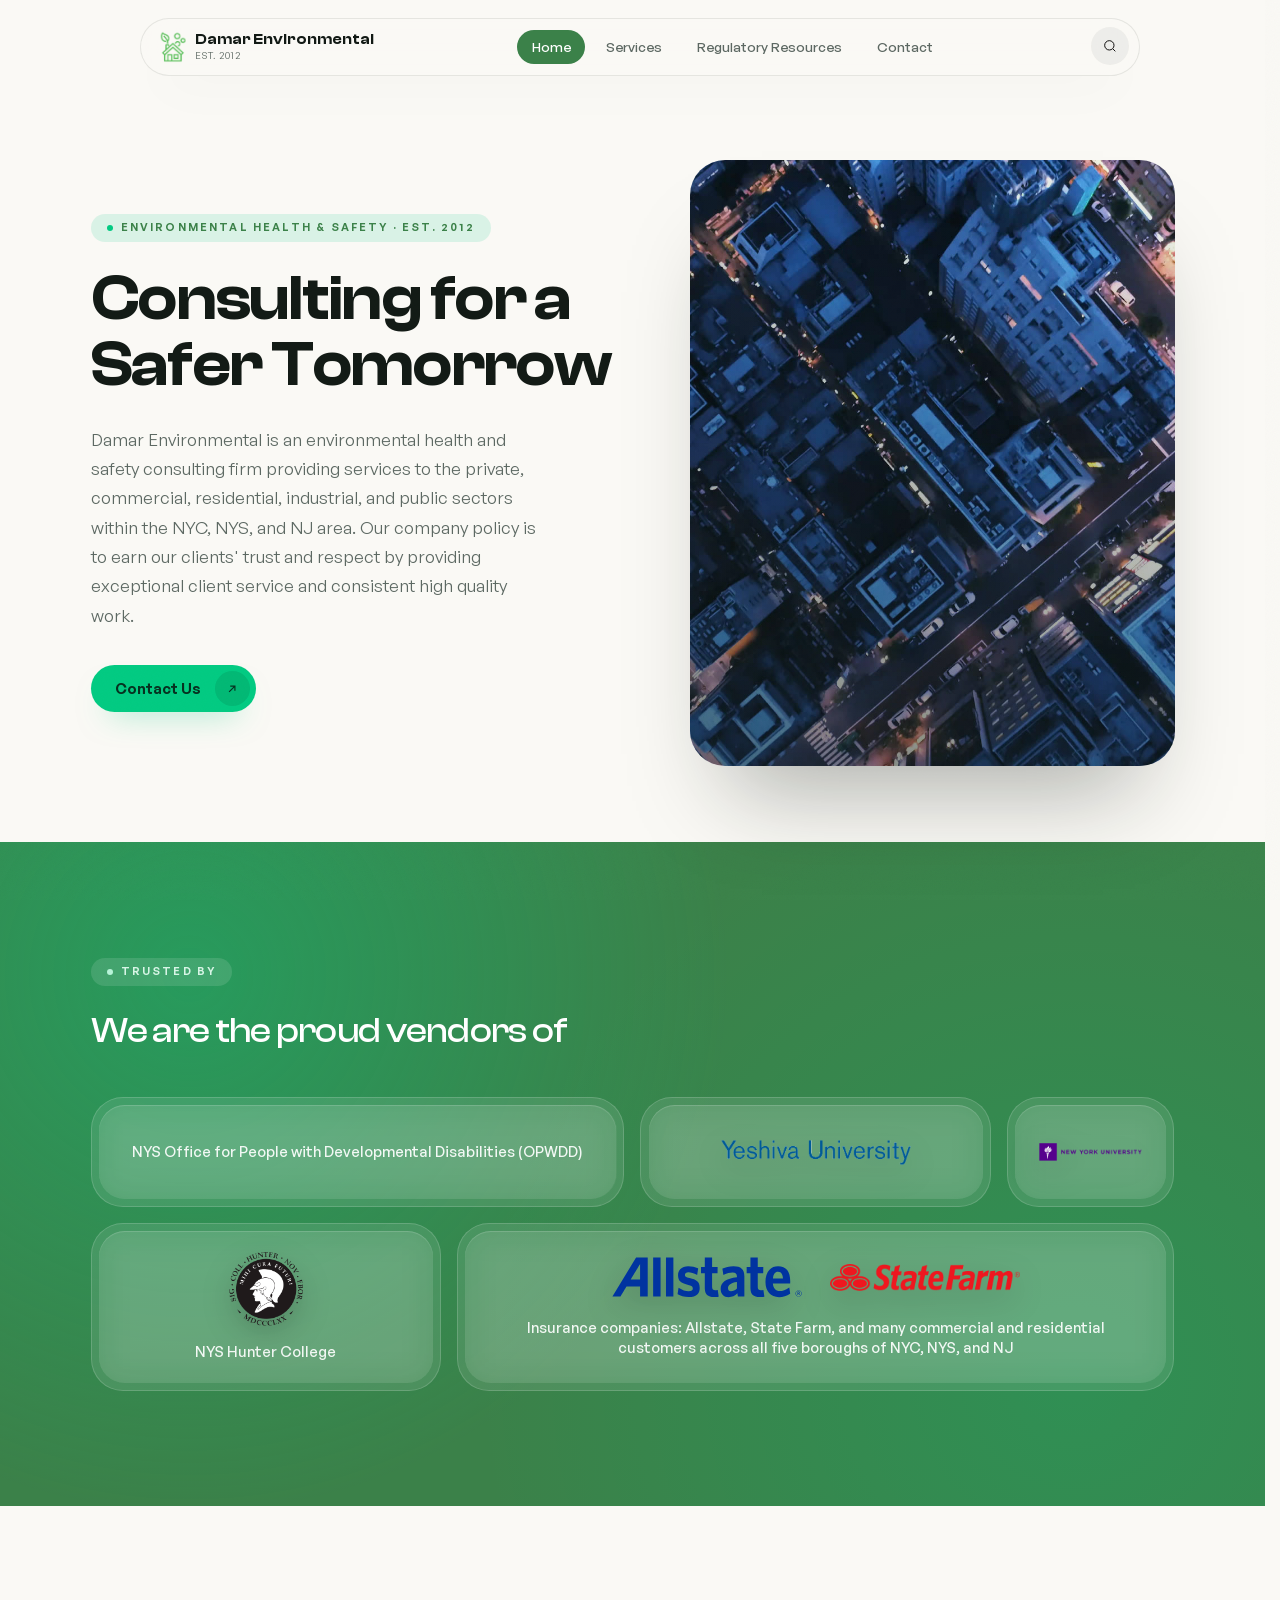
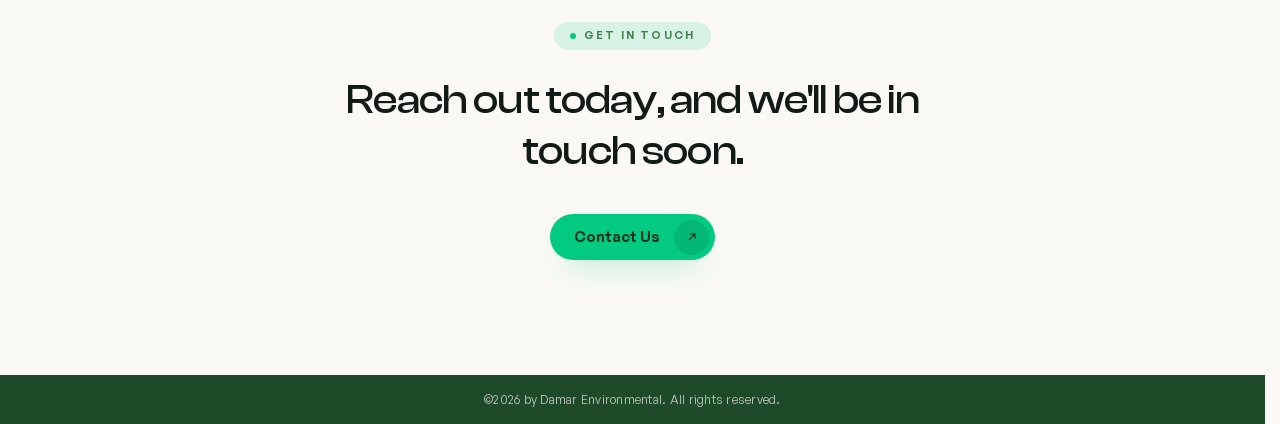
<file: index.html>
<!DOCTYPE html>
<html lang="en">
<head>
<meta charset="UTF-8">
<script>/* arriving from another page on this site (flag set in main.js): keep the top bar static, skip its intro */try{if(sessionStorage.getItem('navStatic')){sessionStorage.removeItem('navStatic');document.documentElement.classList.add('nav-static')}}catch(e){}</script>
<link rel="preload" href="fonts/general-sans-500.woff2" as="font" type="font/woff2" crossorigin>
<link rel="preload" href="fonts/general-sans-400.woff2" as="font" type="font/woff2" crossorigin>
<link rel="preload" href="fonts/clash-display-600.woff2" as="font" type="font/woff2" crossorigin>
<meta name="viewport" content="width=device-width, initial-scale=1.0">
<title>Damar Environmental | Environmental Health &amp; Safety Consulting</title>
<meta name="description" content="Damar Environmental is an environmental health and safety consulting firm serving the private, commercial, residential, industrial, and public sectors across NYC, NYS, and NJ since 2012.">

<link rel="icon" type="image/png" href="/images/favicon-32x32.png" sizes="32x32">
<link rel="icon" type="image/png" href="/images/favicon-16x16.png" sizes="16x16">
<link rel="icon" type="image/png" href="/images/favicon-512.png" sizes="512x512">
<link rel="apple-touch-icon" href="/images/apple-touch-icon.png">
<link rel="shortcut icon" href="/favicon.ico">

<meta property="og:type" content="website">
<meta property="og:site_name" content="Damar Environmental">
<meta property="og:title" content="Damar Environmental | Environmental Health &amp; Safety Consulting">
<meta property="og:description" content="Environmental health and safety consulting for private, commercial, residential, industrial, and public sectors across NYC, NYS, and NJ since 2012.">
<link rel="canonical" href="https://damarenv.com/">
<meta property="og:url" content="https://damarenv.com/">
<meta property="og:image" content="https://damarenv.com/images/og-image.png">
<meta property="og:image:width" content="1200">
<meta property="og:image:height" content="630">
<meta name="twitter:card" content="summary_large_image">
<meta name="twitter:title" content="Damar Environmental | Environmental Health &amp; Safety Consulting">
<meta name="twitter:description" content="Environmental health and safety consulting for private, commercial, residential, industrial, and public sectors across NYC, NYS, and NJ since 2012.">
<meta name="twitter:image" content="https://damarenv.com/images/og-image.png">

<link rel="stylesheet" href="css/style.css">
<noscript><style>.reveal{opacity:1;transform:none;filter:none}</style></noscript>

<script type="application/ld+json">
{
  "@context": "https://schema.org",
  "@type": "ProfessionalService",
  "name": "Damar Environmental",
  "url": "https://damarenv.com/",
  "logo": "https://damarenv.com/images/logo-mark.png",
  "image": "https://damarenv.com/images/og-image.png",
  "description": "Environmental health and safety consulting firm serving the private, commercial, residential, industrial, and public sectors across NYC, NYS, and NJ since 2012.",
  "telephone": "+1-718-414-9079",
  "email": "damarenv@gmail.com",
  "foundingDate": "2012",
  "areaServed": ["New York City", "New York State", "New Jersey"],
  "knowsAbout": [
    "Asbestos abatement monitoring",
    "Asbestos management and testing",
    "Variance filing",
    "Lead-based paint testing",
    "Mold and indoor air quality testing"
  ]
}
</script>
</head>
<body>
<div class="grain"></div>

<nav class="site-nav">
  <div class="nav-row">
    <div class="brand">
      <img src="images/logo-mark.png" alt="Damar Environmental logo" class="brand-logo">
      <div class="brand-text">
        <div class="name">Damar Environmental</div>
        <div class="est">Est. 2012</div>
      </div>
    </div>
    <ul class="main-nav">
      <li><a href="index.html" class="active">Home</a></li>
      <li><a href="services/index.html">Services</a></li>
      <li><a href="regulatory-resources/index.html">Regulatory Resources</a></li>
      <li><a href="contact/index.html">Contact</a></li>
    </ul>
    <div class="nav-actions">
      <button class="icon-btn search-btn" aria-label="Search" aria-expanded="false" type="button">
        <svg class="icon-search" viewBox="0 0 24 24" fill="none" stroke="currentColor" stroke-width="1.4"><circle cx="11" cy="11" r="7"/><path d="M20 20l-3.5-3.5"/></svg>
        <svg class="icon-close" viewBox="0 0 24 24" fill="none" stroke="currentColor" stroke-width="1.4"><path d="M6 6l12 12M18 6L6 18"/></svg>
      </button>
      <button class="icon-btn nav-toggle" aria-label="Menu" aria-expanded="false" type="button">
        <span></span><span></span><span></span>
      </button>
    </div>
    <div class="nav-search-wrap">
      <svg width="16" height="16" viewBox="0 0 24 24" fill="none" stroke="currentColor" stroke-width="1.4"><circle cx="11" cy="11" r="7"/><path d="M20 20l-3.5-3.5"/></svg>
      <input type="search" class="nav-search-input" aria-label="Search the regulations" placeholder="Search the regulations...">
    </div>
  </div>
</nav>

<div class="nav-overlay">
  <div class="nav-overlay-search">
    <svg width="16" height="16" viewBox="0 0 24 24" fill="none" stroke="currentColor" stroke-width="1.4"><circle cx="11" cy="11" r="7"/><path d="M20 20l-3.5-3.5"/></svg>
    <input type="search" class="overlay-search-input" aria-label="Search the regulations" placeholder="Search the regulations...">
  </div>
  <ul>
    <li><a href="index.html">Home</a></li>
    <li><a href="services/index.html">Services</a></li>
    <li><a href="regulatory-resources/index.html">Regulatory Resources</a></li>
    <li><a href="contact/index.html">Contact</a></li>
  </ul>
</div>

<section class="hero">
  <div class="container hero-grid">
    <div class="reveal">
      <div class="eyebrow">Environmental Health &amp; Safety &middot; Est. 2012</div>
      <h1>Consulting for a Safer Tomorrow</h1>
      <p class="lede">Damar Environmental is an environmental health and safety consulting firm providing services to the private, commercial, residential, industrial, and public sectors within the NYC, NYS, and NJ area. Our company policy is to earn our clients' trust and respect by providing exceptional client service and consistent high quality work.</p>
      <a href="contact/index.html" class="btn">
        Contact Us
        <span class="icon-circle">
          <svg width="14" height="14" viewBox="0 0 24 24" fill="none" stroke="currentColor" stroke-width="2"><path d="M7 17L17 7M9 7h8v8"/></svg>
        </span>
      </a>
    </div>
    <div class="hero-media reveal d2">
      <video autoplay muted loop playsinline poster="images/hero-poster.jpg">
        <!-- desktop only, and not for reduced-motion users: everyone else gets the poster and skips the 4 MB download -->
        <source src="images/hero-bg.mp4" type="video/mp4" media="(min-width: 861px) and (prefers-reduced-motion: no-preference)">
      </video>
    </div>
  </div>
</section>

<section class="vendors-band">
  <div class="container">
    <div class="eyebrow on-dark reveal">Trusted By</div>
    <h2 class="reveal d1">We are the proud vendors of</h2>
    <div class="vendor-grid">
      <div class="bezel on-green reveal">
        <div class="bezel-inner vendor-card">
          <span>NYS Office for People with Developmental Disabilities (OPWDD)</span>
        </div>
      </div>
      <div class="bezel on-green reveal d1">
        <div class="bezel-inner vendor-card">
          <img src="images/vendors/yeshiva-logo.png" alt="Yeshiva University logo" class="vendor-logo">
        </div>
      </div>
      <div class="bezel on-green reveal d2">
        <div class="bezel-inner vendor-card">
          <img src="images/vendors/nyu-logo.png" alt="NYU logo" class="vendor-logo">
        </div>
      </div>
      <div class="bezel on-green reveal d1">
        <div class="bezel-inner vendor-card">
          <img src="images/vendors/hunter-logo.png" alt="Hunter College logo" class="vendor-logo seal-logo">
          <span>NYS Hunter College</span>
        </div>
      </div>
      <div class="bezel on-green reveal d3">
        <div class="bezel-inner vendor-card insurance-card">
          <div class="insurance-logos" aria-label="Insurance company logos">
            <img src="images/vendors/allstate-logo.svg" alt="Allstate logo" class="vendor-logo">
            <img src="images/vendors/state-farm-logo.png" alt="State Farm logo" class="vendor-logo">
          </div>
          <span>Insurance companies: Allstate, State Farm, and many commercial and residential customers across all five boroughs of NYC, NYS, and NJ</span>
        </div>
      </div>
    </div>
  </div>
</section>

<section class="home-cta">
  <div class="container">
    <div class="eyebrow reveal">Get In Touch</div>
    <h2 class="reveal d1">Reach out today, and we'll be in touch soon.</h2>
    <div class="signup-row reveal d2">
      <a href="contact/index.html" class="btn">
        Contact Us
        <span class="icon-circle">
          <svg width="14" height="14" viewBox="0 0 24 24" fill="none" stroke="currentColor" stroke-width="2"><path d="M7 17L17 7M9 7h8v8"/></svg>
        </span>
      </a>
    </div>
  </div>
</section>

<footer class="site-footer">
  &copy;2026 by Damar Environmental. All rights reserved.
</footer>

<script src="js/search-data.js"></script>
<script src="js/search-core.js"></script>
<script src="js/main.js"></script>
</body>
</html>
</file>
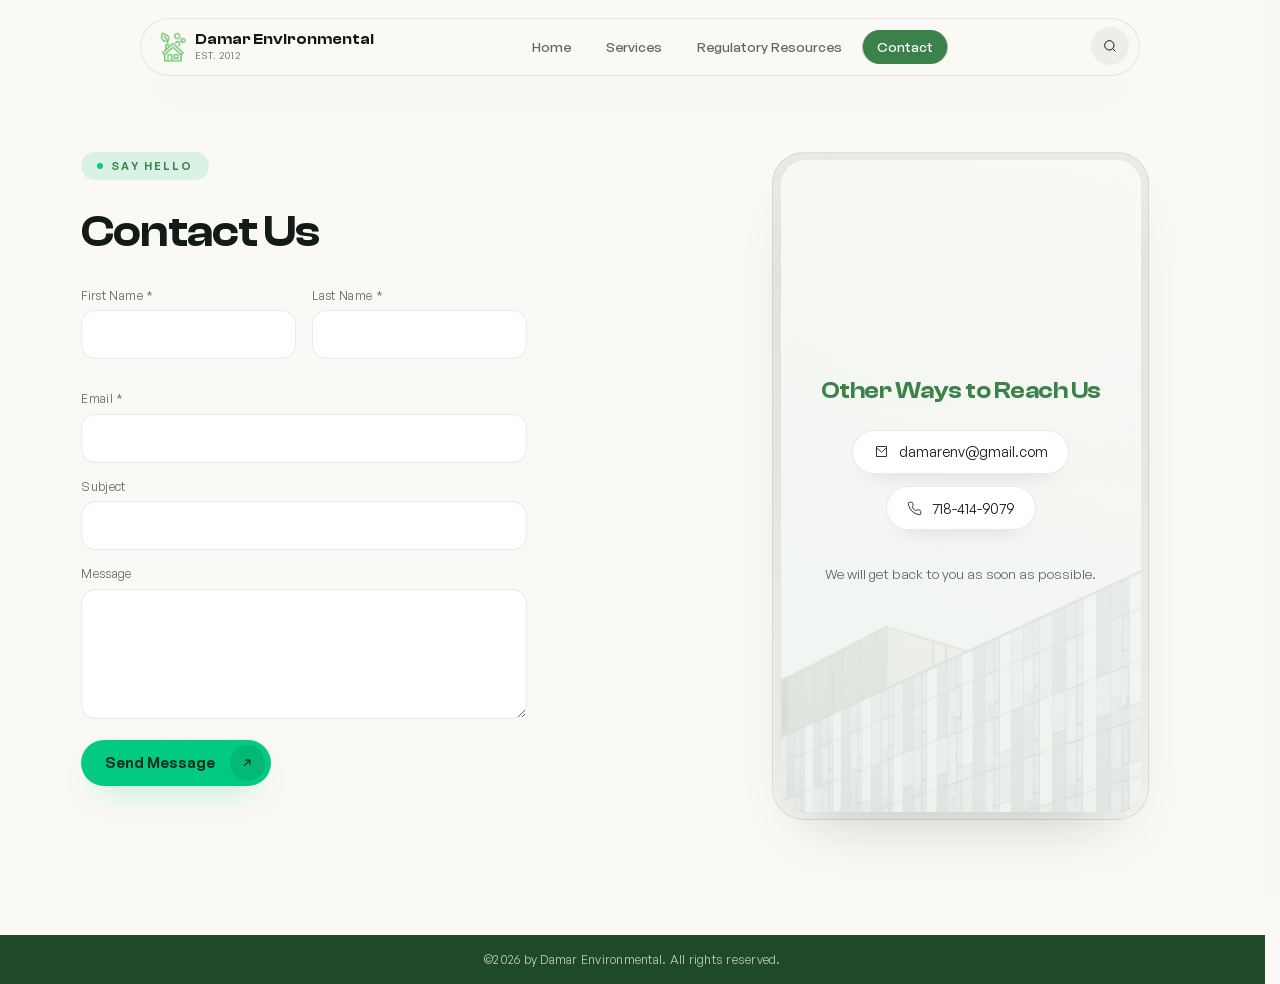
<file: contact/index.html>
<!DOCTYPE html>
<html lang="en">
<head>
<meta charset="UTF-8">
<script>/* arriving from another page on this site (flag set in main.js): keep the top bar static, skip its intro */try{if(sessionStorage.getItem('navStatic')){sessionStorage.removeItem('navStatic');document.documentElement.classList.add('nav-static')}}catch(e){}</script>
<link rel="preload" href="../fonts/general-sans-500.woff2" as="font" type="font/woff2" crossorigin>
<link rel="preload" href="../fonts/general-sans-400.woff2" as="font" type="font/woff2" crossorigin>
<link rel="preload" href="../fonts/clash-display-600.woff2" as="font" type="font/woff2" crossorigin>
<meta name="viewport" content="width=device-width, initial-scale=1.0">
<title>Contact | Damar Environmental</title>
<meta name="description" content="Get in touch with Damar Environmental for environmental health and safety consulting across NYC, NYS, and NJ.">

<link rel="icon" type="image/png" href="/images/favicon-32x32.png" sizes="32x32">
<link rel="icon" type="image/png" href="/images/favicon-16x16.png" sizes="16x16">
<link rel="icon" type="image/png" href="/images/favicon-512.png" sizes="512x512">
<link rel="apple-touch-icon" href="/images/apple-touch-icon.png">
<link rel="shortcut icon" href="/favicon.ico">

<meta property="og:type" content="website">
<meta property="og:site_name" content="Damar Environmental">
<meta property="og:title" content="Contact | Damar Environmental">
<meta property="og:description" content="Get in touch with Damar Environmental for environmental health and safety consulting across NYC, NYS, and NJ.">
<link rel="canonical" href="https://damarenv.com/contact/">
<meta property="og:url" content="https://damarenv.com/contact/">
<meta property="og:image" content="https://damarenv.com/images/og-image.png">
<meta property="og:image:width" content="1200">
<meta property="og:image:height" content="630">
<meta name="twitter:card" content="summary_large_image">
<meta name="twitter:title" content="Contact | Damar Environmental">
<meta name="twitter:description" content="Get in touch with Damar Environmental for environmental health and safety consulting across NYC, NYS, and NJ.">
<meta name="twitter:image" content="https://damarenv.com/images/og-image.png">

<link rel="stylesheet" href="../css/style.css">
<noscript><style>.reveal{opacity:1;transform:none;filter:none}</style></noscript>
</head>
<body>
<div class="grain"></div>

<nav class="site-nav">
  <div class="nav-row">
    <div class="brand">
      <img src="../images/logo-mark.png" alt="Damar Environmental logo" class="brand-logo">
      <div class="brand-text">
        <div class="name">Damar Environmental</div>
        <div class="est">Est. 2012</div>
      </div>
    </div>
    <ul class="main-nav">
      <li><a href="../index.html">Home</a></li>
      <li><a href="../services/index.html">Services</a></li>
      <li><a href="../regulatory-resources/index.html">Regulatory Resources</a></li>
      <li><a href="index.html" class="active">Contact</a></li>
    </ul>
    <div class="nav-actions">
      <button class="icon-btn search-btn" aria-label="Search" aria-expanded="false" type="button">
        <svg class="icon-search" viewBox="0 0 24 24" fill="none" stroke="currentColor" stroke-width="1.4"><circle cx="11" cy="11" r="7"/><path d="M20 20l-3.5-3.5"/></svg>
        <svg class="icon-close" viewBox="0 0 24 24" fill="none" stroke="currentColor" stroke-width="1.4"><path d="M6 6l12 12M18 6L6 18"/></svg>
      </button>
      <button class="icon-btn nav-toggle" aria-label="Menu" aria-expanded="false" type="button">
        <span></span><span></span><span></span>
      </button>
    </div>
    <div class="nav-search-wrap">
      <svg width="16" height="16" viewBox="0 0 24 24" fill="none" stroke="currentColor" stroke-width="1.4"><circle cx="11" cy="11" r="7"/><path d="M20 20l-3.5-3.5"/></svg>
      <input type="search" class="nav-search-input" aria-label="Search the regulations" placeholder="Search the regulations...">
    </div>
  </div>
</nav>

<div class="nav-overlay">
  <div class="nav-overlay-search">
    <svg width="16" height="16" viewBox="0 0 24 24" fill="none" stroke="currentColor" stroke-width="1.4"><circle cx="11" cy="11" r="7"/><path d="M20 20l-3.5-3.5"/></svg>
    <input type="search" class="overlay-search-input" aria-label="Search the regulations" placeholder="Search the regulations...">
  </div>
  <ul>
    <li><a href="../index.html">Home</a></li>
    <li><a href="../services/index.html">Services</a></li>
    <li><a href="../regulatory-resources/index.html">Regulatory Resources</a></li>
    <li><a href="index.html">Contact</a></li>
  </ul>
</div>

<section class="contact-wrap">
  <div class="container contact-form-col reveal">
    <div class="eyebrow">Say Hello</div>
    <h1>Contact Us</h1>
    <form id="contactForm">
      <div class="form-row">
        <div class="field">
          <label for="firstName">First Name *</label>
          <input type="text" id="firstName" name="firstName" required>
        </div>
        <div class="field">
          <label for="lastName">Last Name *</label>
          <input type="text" id="lastName" name="lastName" required>
        </div>
      </div>
      <div class="field">
        <label for="email">Email *</label>
        <input type="email" id="email" name="email" required>
      </div>
      <div class="field">
        <label for="subject">Subject</label>
        <input type="text" id="subject" name="subject">
      </div>
      <div class="field">
        <label for="message">Message</label>
        <textarea id="message" name="message"></textarea>
      </div>
      <!-- honeypot: hidden from humans; Formspree discards any submission that fills it -->
      <input type="text" name="_gotcha" style="display:none" tabindex="-1" autocomplete="off" aria-hidden="true">
      <button type="submit" class="btn">
        <span class="btn-label">Send Message</span>
        <span class="icon-circle">
          <svg width="14" height="14" viewBox="0 0 24 24" fill="none" stroke="currentColor" stroke-width="2"><path d="M7 17L17 7M9 7h8v8"/></svg>
        </span>
      </button>
      <p class="form-status" id="formStatus" role="status" aria-live="polite"></p>
    </form>
  </div>
  <div class="container contact-info-col reveal d1">
    <div class="bezel">
      <div class="bezel-inner" style="background-image:url('../images/building-bg.jpg');">
        <h2>Other Ways to Reach Us</h2>
        <a class="contact-chip" href="mailto:damarenv@gmail.com">
          <svg width="15" height="15" viewBox="0 0 24 24" fill="none" stroke="currentColor" stroke-width="1.4"><path d="M4 4h16v16H4z"/><path d="M4 6l8 7 8-7"/></svg>
          damarenv@gmail.com
        </a>
        <a class="contact-chip" href="tel:+17184149079">
          <svg width="15" height="15" viewBox="0 0 24 24" fill="none" stroke="currentColor" stroke-width="1.4"><path d="M22 16.9v3a2 2 0 0 1-2.2 2 19.8 19.8 0 0 1-8.6-3.1 19.5 19.5 0 0 1-6-6A19.8 19.8 0 0 1 2.1 4.2 2 2 0 0 1 4.1 2h3a2 2 0 0 1 2 1.7c.1.9.3 1.8.6 2.7a2 2 0 0 1-.5 2.1L8 9.7a16 16 0 0 0 6 6l1.2-1.2a2 2 0 0 1 2.1-.5c.9.3 1.8.5 2.7.6a2 2 0 0 1 1.7 2z"/></svg>
          718-414-9079
        </a>
        <p class="muted">We will get back to you as soon as possible.</p>
      </div>
    </div>
  </div>
</section>

<footer class="site-footer">
  &copy;2026 by Damar Environmental. All rights reserved.
</footer>

<script src="../js/search-data.js"></script>
<script src="../js/search-core.js"></script>
<script src="../js/contact-form.js"></script>
<script src="../js/main.js"></script>
</body>
</html>
</file>
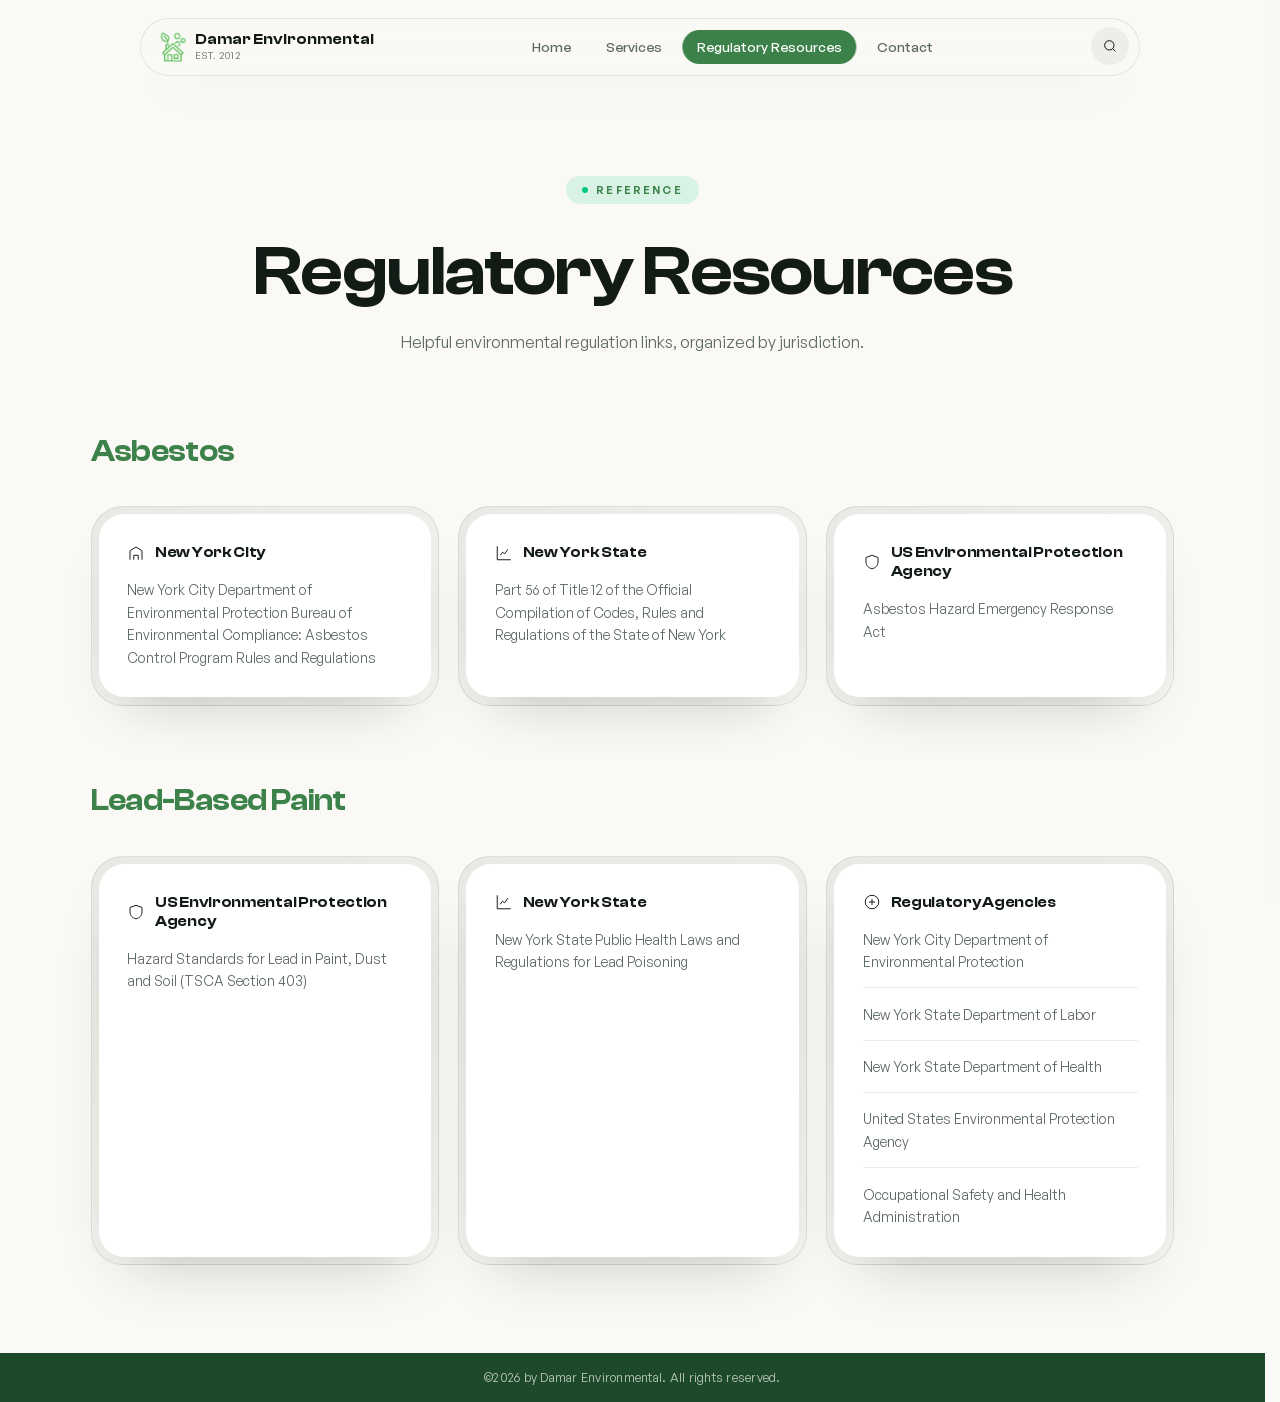
<file: regulatory-resources/index.html>
<!DOCTYPE html>
<html lang="en">
<head>
<meta charset="UTF-8">
<script>/* arriving from another page on this site (flag set in main.js): keep the top bar static, skip its intro */try{if(sessionStorage.getItem('navStatic')){sessionStorage.removeItem('navStatic');document.documentElement.classList.add('nav-static')}}catch(e){}</script>
<link rel="preload" href="../fonts/general-sans-500.woff2" as="font" type="font/woff2" crossorigin>
<link rel="preload" href="../fonts/general-sans-400.woff2" as="font" type="font/woff2" crossorigin>
<link rel="preload" href="../fonts/clash-display-600.woff2" as="font" type="font/woff2" crossorigin>
<meta name="viewport" content="width=device-width, initial-scale=1.0">
<title>Regulatory Resources | Damar Environmental</title>
<meta name="description" content="Asbestos and lead-based paint regulatory resources curated by Damar Environmental for the NYC, NYS, and NJ area.">

<link rel="icon" type="image/png" href="/images/favicon-32x32.png" sizes="32x32">
<link rel="icon" type="image/png" href="/images/favicon-16x16.png" sizes="16x16">
<link rel="icon" type="image/png" href="/images/favicon-512.png" sizes="512x512">
<link rel="apple-touch-icon" href="/images/apple-touch-icon.png">
<link rel="shortcut icon" href="/favicon.ico">

<meta property="og:type" content="website">
<meta property="og:site_name" content="Damar Environmental">
<meta property="og:title" content="Regulatory Resources | Damar Environmental">
<meta property="og:description" content="Asbestos and lead-based paint regulatory resources curated by Damar Environmental for the NYC, NYS, and NJ area.">
<link rel="canonical" href="https://damarenv.com/regulatory-resources/">
<meta property="og:url" content="https://damarenv.com/regulatory-resources/">
<meta property="og:image" content="https://damarenv.com/images/og-image.png">
<meta property="og:image:width" content="1200">
<meta property="og:image:height" content="630">
<meta name="twitter:card" content="summary_large_image">
<meta name="twitter:title" content="Regulatory Resources | Damar Environmental">
<meta name="twitter:description" content="Asbestos and lead-based paint regulatory resources curated by Damar Environmental for the NYC, NYS, and NJ area.">
<meta name="twitter:image" content="https://damarenv.com/images/og-image.png">

<link rel="stylesheet" href="../css/style.css">
<noscript><style>.reveal{opacity:1;transform:none;filter:none}</style></noscript>
</head>
<body>
<div class="grain"></div>

<nav class="site-nav">
  <div class="nav-row">
    <div class="brand">
      <img src="../images/logo-mark.png" alt="Damar Environmental logo" class="brand-logo">
      <div class="brand-text">
        <div class="name">Damar Environmental</div>
        <div class="est">Est. 2012</div>
      </div>
    </div>
    <ul class="main-nav">
      <li><a href="../index.html">Home</a></li>
      <li><a href="../services/index.html">Services</a></li>
      <li><a href="index.html" class="active">Regulatory Resources</a></li>
      <li><a href="../contact/index.html">Contact</a></li>
    </ul>
    <div class="nav-actions">
      <button class="icon-btn search-btn" aria-label="Search" aria-expanded="false" type="button">
        <svg class="icon-search" viewBox="0 0 24 24" fill="none" stroke="currentColor" stroke-width="1.4"><circle cx="11" cy="11" r="7"/><path d="M20 20l-3.5-3.5"/></svg>
        <svg class="icon-close" viewBox="0 0 24 24" fill="none" stroke="currentColor" stroke-width="1.4"><path d="M6 6l12 12M18 6L6 18"/></svg>
      </button>
      <button class="icon-btn nav-toggle" aria-label="Menu" aria-expanded="false" type="button">
        <span></span><span></span><span></span>
      </button>
    </div>
    <div class="nav-search-wrap">
      <svg width="16" height="16" viewBox="0 0 24 24" fill="none" stroke="currentColor" stroke-width="1.4"><circle cx="11" cy="11" r="7"/><path d="M20 20l-3.5-3.5"/></svg>
      <input type="search" class="nav-search-input" aria-label="Search the regulations" placeholder="Search the regulations...">
    </div>
  </div>
</nav>

<div class="nav-overlay">
  <div class="nav-overlay-search">
    <svg width="16" height="16" viewBox="0 0 24 24" fill="none" stroke="currentColor" stroke-width="1.4"><circle cx="11" cy="11" r="7"/><path d="M20 20l-3.5-3.5"/></svg>
    <input type="search" class="overlay-search-input" aria-label="Search the regulations" placeholder="Search the regulations...">
  </div>
  <ul>
    <li><a href="../index.html">Home</a></li>
    <li><a href="../services/index.html">Services</a></li>
    <li><a href="index.html">Regulatory Resources</a></li>
    <li><a href="../contact/index.html">Contact</a></li>
  </ul>
</div>

<section class="page-banner">
  <div class="container">
    <div class="eyebrow reveal">Reference</div>
    <h1 class="reveal d1">Regulatory Resources</h1>
    <p class="reveal d2">Helpful environmental regulation links, organized by jurisdiction.</p>
  </div>
</section>

<section class="reg-section tight">
  <div class="container">
    <h2 class="reveal">Asbestos</h2>
    <div class="reg-columns">
      <div class="bezel reveal">
        <div class="bezel-inner">
          <h3>
            <svg width="18" height="18" viewBox="0 0 24 24" fill="none" stroke="currentColor" stroke-width="1.3"><path d="M4 21V9l8-5 8 5v12"/><path d="M9 21v-6h6v6"/><path d="M9 12h.01M15 12h.01"/></svg>
            New York City
          </h3>
          <ul>
            <li><a href="http://www.nyc.gov/html/dep/html/home/home.shtml" target="_blank" rel="noopener">New York City Department of Environmental Protection Bureau of Environmental Compliance: Asbestos Control Program Rules and Regulations</a></li>
          </ul>
        </div>
      </div>
      <div class="bezel reveal d1">
        <div class="bezel-inner">
          <h3>
            <svg width="18" height="18" viewBox="0 0 24 24" fill="none" stroke="currentColor" stroke-width="1.3"><path d="M3 3v18h18"/><path d="M7 15l3-4 3 2 4-6"/></svg>
            New York State
          </h3>
          <ul>
            <li><a href="https://dol.ny.gov/system/files/documents/2023/12/icr56.pdf" target="_blank" rel="noopener">Part 56 of Title 12 of the Official Compilation of Codes, Rules and Regulations of the State of New York</a></li>
          </ul>
        </div>
      </div>
      <div class="bezel reveal d2">
        <div class="bezel-inner">
          <h3>
            <svg width="18" height="18" viewBox="0 0 24 24" fill="none" stroke="currentColor" stroke-width="1.3"><path d="M12 3l8 3v6c0 5-3.5 8-8 9-4.5-1-8-4-8-9V6l8-3z"/></svg>
            US Environmental Protection Agency
          </h3>
          <ul>
            <li><a href="http://www.gpo.gov/fdsys/pkg/USCODE-2011-title15/pdf/USCODE-2011-title15-chap53-subchapII.pdf" target="_blank" rel="noopener">Asbestos Hazard Emergency Response Act</a></li>
          </ul>
        </div>
      </div>
    </div>
  </div>
</section>

<section class="reg-section">
  <div class="container">
    <h2 class="reveal">Lead-Based Paint</h2>
    <div class="reg-columns">
      <div class="bezel reveal">
        <div class="bezel-inner">
          <h3>
            <svg width="18" height="18" viewBox="0 0 24 24" fill="none" stroke="currentColor" stroke-width="1.3"><path d="M12 3l8 3v6c0 5-3.5 8-8 9-4.5-1-8-4-8-9V6l8-3z"/></svg>
            US Environmental Protection Agency
          </h3>
          <ul>
            <li><a href="http://www.gpo.gov/fdsys/pkg/FR-2001-01-05/pdf/01-84.pdf" target="_blank" rel="noopener">Hazard Standards for Lead in Paint, Dust and Soil (TSCA Section 403)</a></li>
          </ul>
        </div>
      </div>
      <div class="bezel reveal d1">
        <div class="bezel-inner">
          <h3>
            <svg width="18" height="18" viewBox="0 0 24 24" fill="none" stroke="currentColor" stroke-width="1.3"><path d="M3 3v18h18"/><path d="M7 15l3-4 3 2 4-6"/></svg>
            New York State
          </h3>
          <ul>
            <li><a href="http://www.health.ny.gov/environmental/lead/laws_and_regulations/" target="_blank" rel="noopener">New York State Public Health Laws and Regulations for Lead Poisoning</a></li>
          </ul>
        </div>
      </div>
      <div class="bezel reveal d2">
        <div class="bezel-inner">
          <h3>
            <svg width="18" height="18" viewBox="0 0 24 24" fill="none" stroke="currentColor" stroke-width="1.3"><circle cx="12" cy="12" r="9"/><path d="M8 12h8M12 8v8"/></svg>
            Regulatory Agencies
          </h3>
          <ul>
            <li><a href="http://www.nyc.gov/html/dep/html/home/home.shtml" target="_blank" rel="noopener">New York City Department of Environmental Protection</a></li>
            <li><a href="http://www.labor.ny.gov/home/" target="_blank" rel="noopener">New York State Department of Labor</a></li>
            <li><a href="https://www.health.ny.gov/" target="_blank" rel="noopener">New York State Department of Health</a></li>
            <li><a href="http://www.epa.gov/" target="_blank" rel="noopener">United States Environmental Protection Agency</a></li>
            <li><a href="https://www.osha.gov/" target="_blank" rel="noopener">Occupational Safety and Health Administration</a></li>
          </ul>
        </div>
      </div>
    </div>
  </div>
</section>

<footer class="site-footer">
  &copy;2026 by Damar Environmental. All rights reserved.
</footer>

<script src="../js/search-data.js"></script>
<script src="../js/search-core.js"></script>
<script src="../js/main.js"></script>
</body>
</html>
</file>
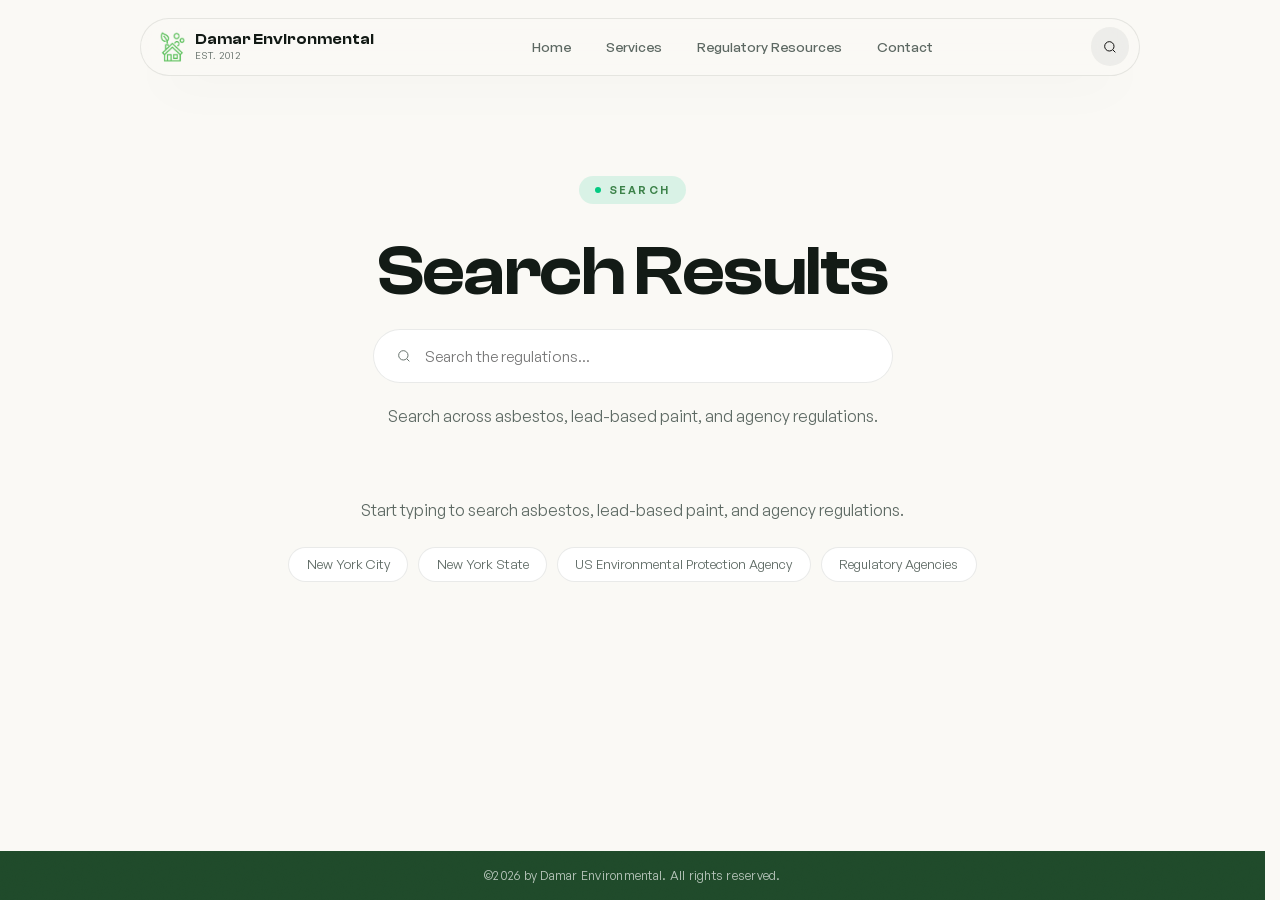
<file: search-results/index.html>
<!DOCTYPE html>
<html lang="en">
<head>
<meta charset="UTF-8">
<script>/* arriving from another page on this site (flag set in main.js): keep the top bar static, skip its intro */try{if(sessionStorage.getItem('navStatic')){sessionStorage.removeItem('navStatic');document.documentElement.classList.add('nav-static')}}catch(e){}</script>
<link rel="preload" href="../fonts/general-sans-500.woff2" as="font" type="font/woff2" crossorigin>
<link rel="preload" href="../fonts/general-sans-400.woff2" as="font" type="font/woff2" crossorigin>
<link rel="preload" href="../fonts/clash-display-600.woff2" as="font" type="font/woff2" crossorigin>
<meta name="viewport" content="width=device-width, initial-scale=1.0">
<title>Search Results | Damar Environmental</title>
<meta name="description" content="Search Damar Environmental's regulatory resources for asbestos and lead-based paint guidance across NYC, NYS, and NJ.">

<link rel="icon" type="image/png" href="/images/favicon-32x32.png" sizes="32x32">
<link rel="icon" type="image/png" href="/images/favicon-16x16.png" sizes="16x16">
<link rel="icon" type="image/png" href="/images/favicon-512.png" sizes="512x512">
<link rel="apple-touch-icon" href="/images/apple-touch-icon.png">
<link rel="shortcut icon" href="/favicon.ico">

<meta property="og:type" content="website">
<meta property="og:site_name" content="Damar Environmental">
<meta property="og:title" content="Search Results | Damar Environmental">
<meta property="og:description" content="Search Damar Environmental's regulatory resources for asbestos and lead-based paint guidance across NYC, NYS, and NJ.">
<meta property="og:url" content="https://damarenv.com/search-results/">
<meta property="og:image" content="https://damarenv.com/images/og-image.png">
<meta property="og:image:width" content="1200">
<meta property="og:image:height" content="630">
<meta name="twitter:card" content="summary_large_image">
<meta name="twitter:title" content="Search Results | Damar Environmental">
<meta name="twitter:description" content="Search Damar Environmental's regulatory resources for asbestos and lead-based paint guidance across NYC, NYS, and NJ.">
<meta name="twitter:image" content="https://damarenv.com/images/og-image.png">

<link rel="stylesheet" href="../css/style.css">
<noscript><style>.reveal{opacity:1;transform:none;filter:none}</style></noscript>
</head>
<body>
<div class="grain"></div>

<nav class="site-nav">
  <div class="nav-row">
    <div class="brand">
      <img src="../images/logo-mark.png" alt="Damar Environmental logo" class="brand-logo">
      <div class="brand-text">
        <div class="name">Damar Environmental</div>
        <div class="est">Est. 2012</div>
      </div>
    </div>
    <ul class="main-nav">
      <li><a href="../index.html">Home</a></li>
      <li><a href="../services/index.html">Services</a></li>
      <li><a href="../regulatory-resources/index.html">Regulatory Resources</a></li>
      <li><a href="../contact/index.html">Contact</a></li>
    </ul>
    <div class="nav-actions">
      <button class="icon-btn search-btn" aria-label="Search" aria-expanded="false" type="button">
        <svg class="icon-search" viewBox="0 0 24 24" fill="none" stroke="currentColor" stroke-width="1.4"><circle cx="11" cy="11" r="7"/><path d="M20 20l-3.5-3.5"/></svg>
        <svg class="icon-close" viewBox="0 0 24 24" fill="none" stroke="currentColor" stroke-width="1.4"><path d="M6 6l12 12M18 6L6 18"/></svg>
      </button>
      <button class="icon-btn nav-toggle" aria-label="Menu" aria-expanded="false" type="button">
        <span></span><span></span><span></span>
      </button>
    </div>
    <div class="nav-search-wrap">
      <svg width="16" height="16" viewBox="0 0 24 24" fill="none" stroke="currentColor" stroke-width="1.4"><circle cx="11" cy="11" r="7"/><path d="M20 20l-3.5-3.5"/></svg>
      <input type="search" class="nav-search-input" aria-label="Search the regulations" placeholder="Search the regulations...">
    </div>
  </div>
</nav>

<div class="nav-overlay">
  <div class="nav-overlay-search">
    <svg width="16" height="16" viewBox="0 0 24 24" fill="none" stroke="currentColor" stroke-width="1.4"><circle cx="11" cy="11" r="7"/><path d="M20 20l-3.5-3.5"/></svg>
    <input type="search" class="overlay-search-input" aria-label="Search the regulations" placeholder="Search the regulations...">
  </div>
  <ul>
    <li><a href="../index.html">Home</a></li>
    <li><a href="../services/index.html">Services</a></li>
    <li><a href="../regulatory-resources/index.html">Regulatory Resources</a></li>
    <li><a href="../contact/index.html">Contact</a></li>
  </ul>
</div>

<section class="page-banner search-banner">
  <div class="container">
    <div class="eyebrow reveal">Search</div>
    <h1 class="reveal d1">Search Results</h1>
    <div class="search-page-bar reveal d2">
      <svg width="16" height="16" viewBox="0 0 24 24" fill="none" stroke="currentColor" stroke-width="1.4"><circle cx="11" cy="11" r="7"/><path d="M20 20l-3.5-3.5"/></svg>
      <input type="search" id="pageSearchInput" aria-label="Search the regulations" placeholder="Search the regulations...">
    </div>
    <p class="search-meta reveal d3" id="searchMeta"></p>
  </div>
</section>

<section class="reg-section tight search-results-section">
  <div class="container">
    <div class="search-results-list" id="searchResults"></div>
  </div>
</section>

<footer class="site-footer">
  &copy;2026 by Damar Environmental. All rights reserved.
</footer>

<script src="../js/search-data.js"></script>
<script src="../js/search-core.js"></script>
<script src="../js/search-results.js"></script>
<script src="../js/main.js"></script>
</body>
</html>
</file>
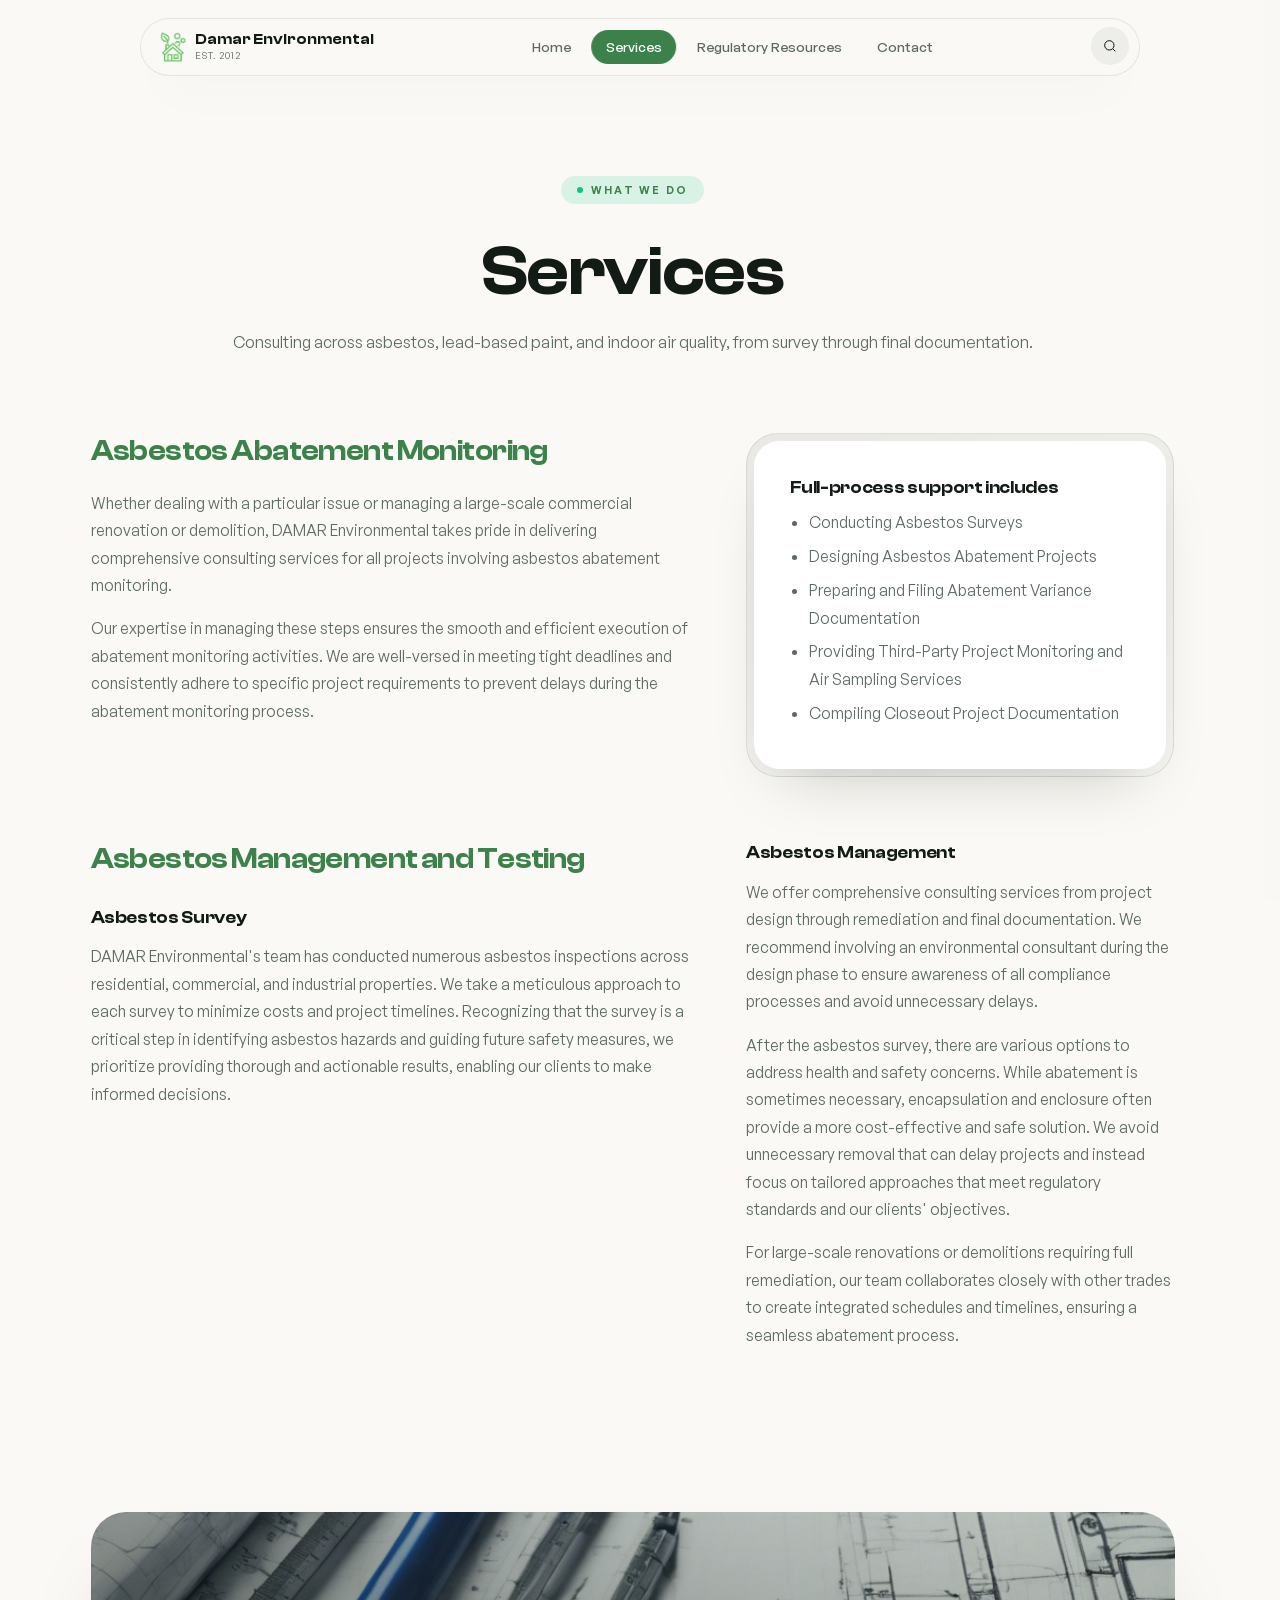
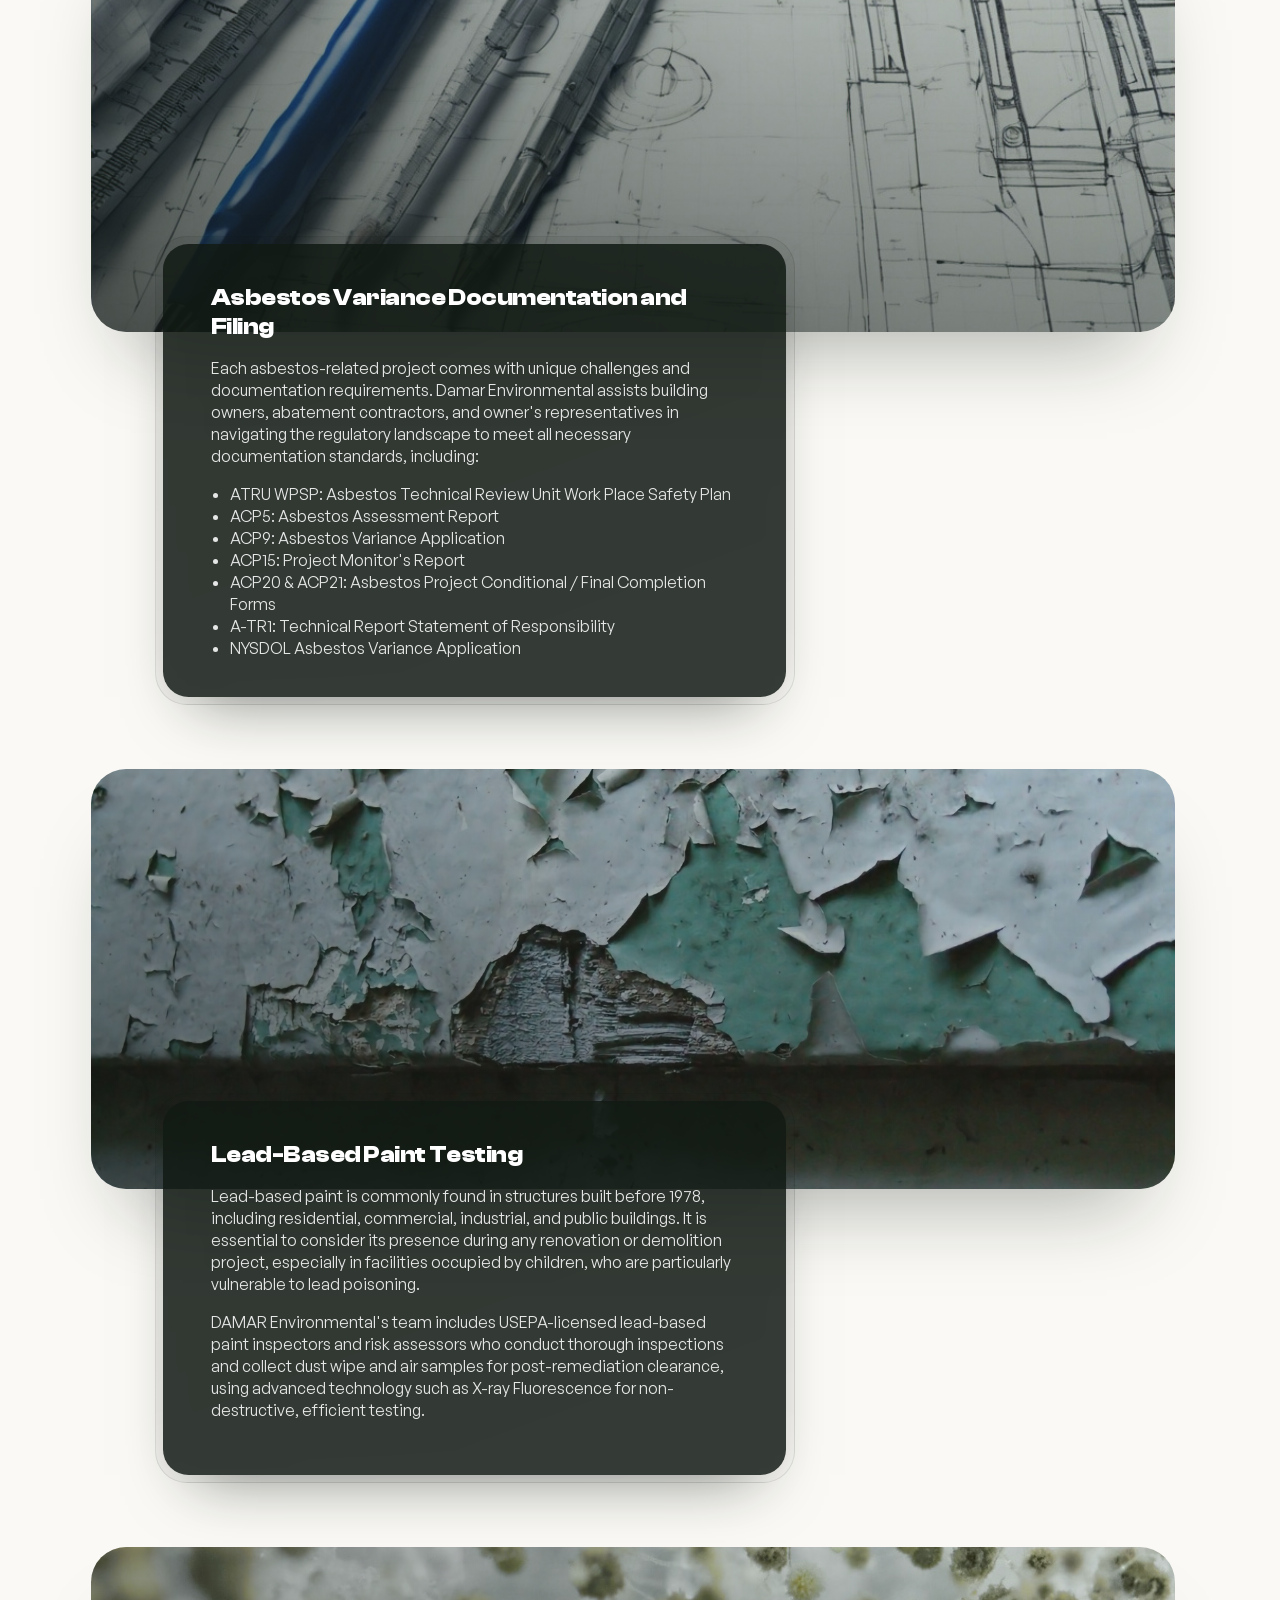
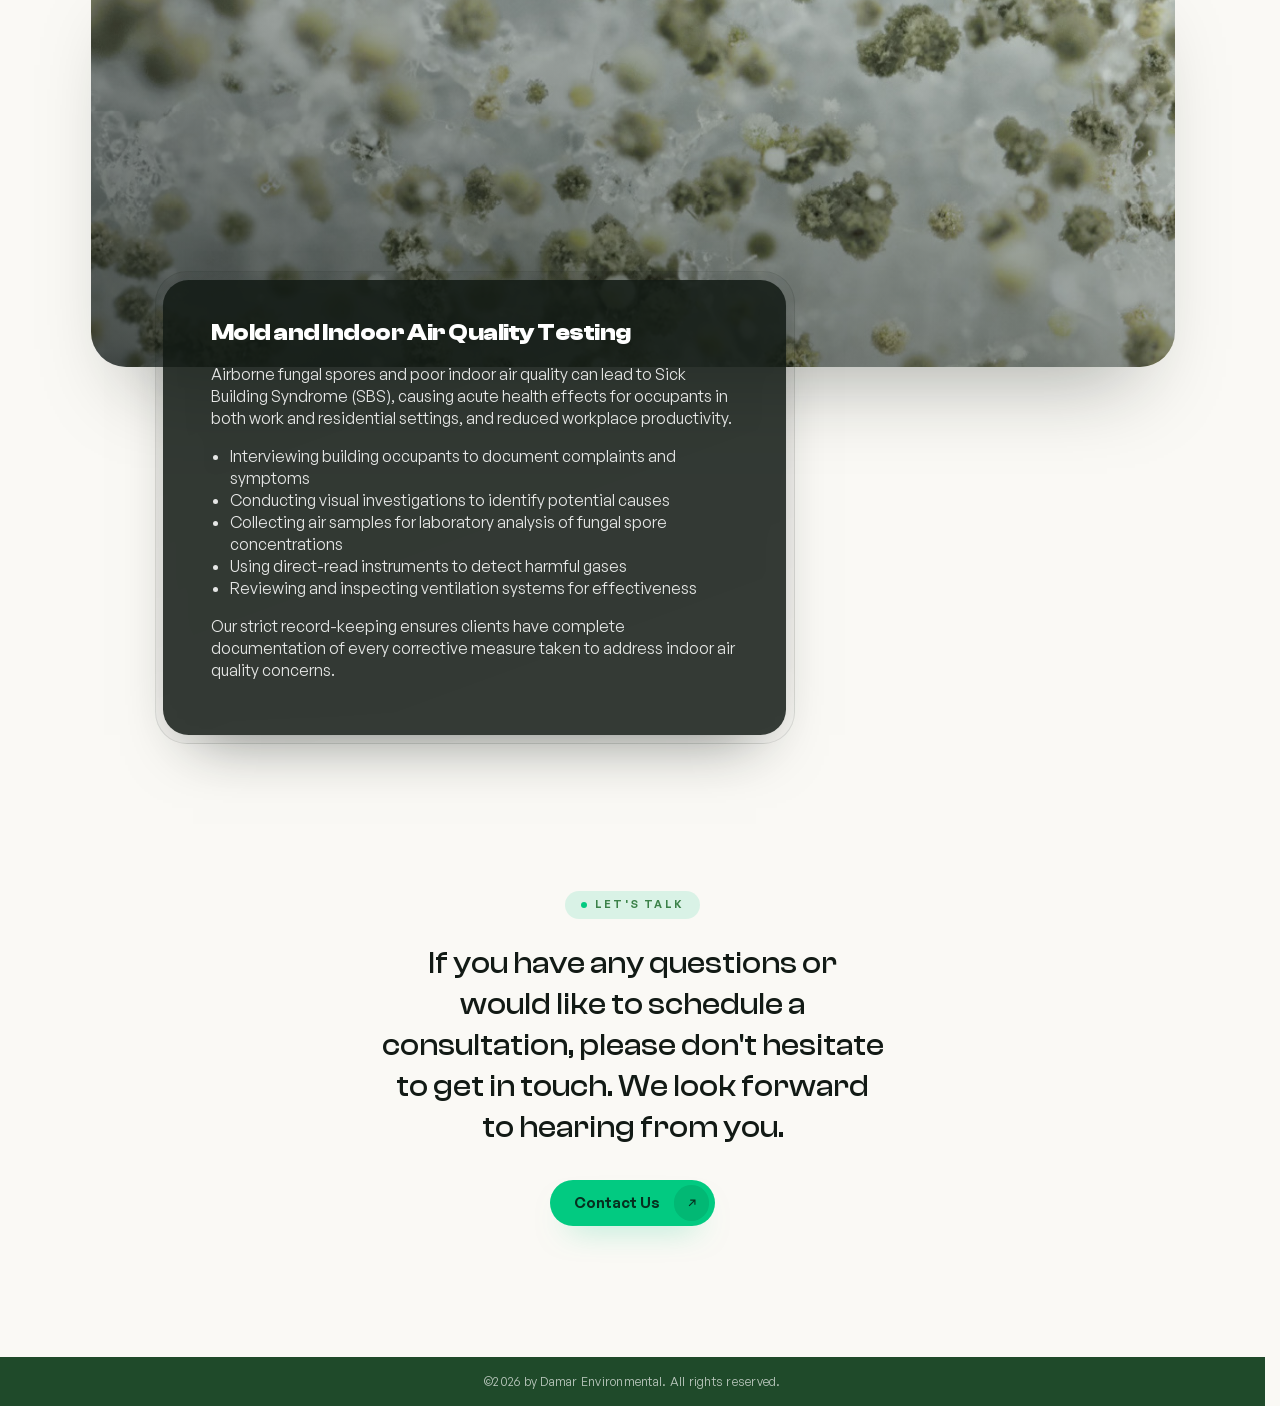
<file: services/index.html>
<!DOCTYPE html>
<html lang="en">
<head>
<meta charset="UTF-8">
<script>/* arriving from another page on this site (flag set in main.js): keep the top bar static, skip its intro */try{if(sessionStorage.getItem('navStatic')){sessionStorage.removeItem('navStatic');document.documentElement.classList.add('nav-static')}}catch(e){}</script>
<link rel="preload" href="../fonts/general-sans-500.woff2" as="font" type="font/woff2" crossorigin>
<link rel="preload" href="../fonts/general-sans-400.woff2" as="font" type="font/woff2" crossorigin>
<link rel="preload" href="../fonts/clash-display-600.woff2" as="font" type="font/woff2" crossorigin>
<meta name="viewport" content="width=device-width, initial-scale=1.0">
<title>Services | Damar Environmental</title>
<meta name="description" content="Asbestos abatement monitoring, asbestos management and testing, variance filing, lead-based paint testing, and mold and indoor air quality testing from Damar Environmental.">

<link rel="icon" type="image/png" href="/images/favicon-32x32.png" sizes="32x32">
<link rel="icon" type="image/png" href="/images/favicon-16x16.png" sizes="16x16">
<link rel="icon" type="image/png" href="/images/favicon-512.png" sizes="512x512">
<link rel="apple-touch-icon" href="/images/apple-touch-icon.png">
<link rel="shortcut icon" href="/favicon.ico">

<meta property="og:type" content="website">
<meta property="og:site_name" content="Damar Environmental">
<meta property="og:title" content="Services | Damar Environmental">
<meta property="og:description" content="Asbestos abatement monitoring, asbestos management and testing, variance filing, lead-based paint testing, and mold and indoor air quality testing from Damar Environmental.">
<link rel="canonical" href="https://damarenv.com/services/">
<meta property="og:url" content="https://damarenv.com/services/">
<meta property="og:image" content="https://damarenv.com/images/og-image.png">
<meta property="og:image:width" content="1200">
<meta property="og:image:height" content="630">
<meta name="twitter:card" content="summary_large_image">
<meta name="twitter:title" content="Services | Damar Environmental">
<meta name="twitter:description" content="Asbestos abatement monitoring, asbestos management and testing, variance filing, lead-based paint testing, and mold and indoor air quality testing from Damar Environmental.">
<meta name="twitter:image" content="https://damarenv.com/images/og-image.png">

<link rel="stylesheet" href="../css/style.css">
<noscript><style>.reveal{opacity:1;transform:none;filter:none}</style></noscript>
</head>
<body>
<div class="grain"></div>

<nav class="site-nav">
  <div class="nav-row">
    <div class="brand">
      <img src="../images/logo-mark.png" alt="Damar Environmental logo" class="brand-logo">
      <div class="brand-text">
        <div class="name">Damar Environmental</div>
        <div class="est">Est. 2012</div>
      </div>
    </div>
    <ul class="main-nav">
      <li><a href="../index.html">Home</a></li>
      <li><a href="index.html" class="active">Services</a></li>
      <li><a href="../regulatory-resources/index.html">Regulatory Resources</a></li>
      <li><a href="../contact/index.html">Contact</a></li>
    </ul>
    <div class="nav-actions">
      <button class="icon-btn search-btn" aria-label="Search" aria-expanded="false" type="button">
        <svg class="icon-search" viewBox="0 0 24 24" fill="none" stroke="currentColor" stroke-width="1.4"><circle cx="11" cy="11" r="7"/><path d="M20 20l-3.5-3.5"/></svg>
        <svg class="icon-close" viewBox="0 0 24 24" fill="none" stroke="currentColor" stroke-width="1.4"><path d="M6 6l12 12M18 6L6 18"/></svg>
      </button>
      <button class="icon-btn nav-toggle" aria-label="Menu" aria-expanded="false" type="button">
        <span></span><span></span><span></span>
      </button>
    </div>
    <div class="nav-search-wrap">
      <svg width="16" height="16" viewBox="0 0 24 24" fill="none" stroke="currentColor" stroke-width="1.4"><circle cx="11" cy="11" r="7"/><path d="M20 20l-3.5-3.5"/></svg>
      <input type="search" class="nav-search-input" aria-label="Search the regulations" placeholder="Search the regulations...">
    </div>
  </div>
</nav>

<div class="nav-overlay">
  <div class="nav-overlay-search">
    <svg width="16" height="16" viewBox="0 0 24 24" fill="none" stroke="currentColor" stroke-width="1.4"><circle cx="11" cy="11" r="7"/><path d="M20 20l-3.5-3.5"/></svg>
    <input type="search" class="overlay-search-input" aria-label="Search the regulations" placeholder="Search the regulations...">
  </div>
  <ul>
    <li><a href="../index.html">Home</a></li>
    <li><a href="index.html">Services</a></li>
    <li><a href="../regulatory-resources/index.html">Regulatory Resources</a></li>
    <li><a href="../contact/index.html">Contact</a></li>
  </ul>
</div>

<section class="page-banner">
  <div class="container">
    <div class="eyebrow reveal">What We Do</div>
    <h1 class="reveal d1">Services</h1>
    <p class="reveal d2">Consulting across asbestos, lead-based paint, and indoor air quality, from survey through final documentation.</p>
  </div>
</section>

<section class="service-block tight">
  <div class="container">
    <div class="service-flex">
      <div class="reveal">
        <h2>Asbestos Abatement Monitoring</h2>
        <p>Whether dealing with a particular issue or managing a large-scale commercial renovation or demolition, DAMAR Environmental takes pride in delivering comprehensive consulting services for all projects involving asbestos abatement monitoring.</p>
        <p>Our expertise in managing these steps ensures the smooth and efficient execution of abatement monitoring activities. We are well-versed in meeting tight deadlines and consistently adhere to specific project requirements to prevent delays during the abatement monitoring process.</p>
      </div>
      <div class="bezel reveal d1">
        <div class="bezel-inner">
          <h3 style="margin-top:0;">Full-process support includes</h3>
          <ul>
            <li>Conducting Asbestos Surveys</li>
            <li>Designing Asbestos Abatement Projects</li>
            <li>Preparing and Filing Abatement Variance Documentation</li>
            <li>Providing Third-Party Project Monitoring and Air Sampling Services</li>
            <li>Compiling Closeout Project Documentation</li>
          </ul>
        </div>
      </div>
    </div>

    <div class="service-flex" style="margin-top:4rem;">
      <div class="reveal">
        <h2>Asbestos Management and Testing</h2>
        <h3>Asbestos Survey</h3>
        <p>DAMAR Environmental's team has conducted numerous asbestos inspections across residential, commercial, and industrial properties. We take a meticulous approach to each survey to minimize costs and project timelines. Recognizing that the survey is a critical step in identifying asbestos hazards and guiding future safety measures, we prioritize providing thorough and actionable results, enabling our clients to make informed decisions.</p>
      </div>
      <div class="reveal d1">
        <h3 style="margin-top:0;">Asbestos Management</h3>
        <p>We offer comprehensive consulting services from project design through remediation and final documentation. We recommend involving an environmental consultant during the design phase to ensure awareness of all compliance processes and avoid unnecessary delays.</p>
        <p>After the asbestos survey, there are various options to address health and safety concerns. While abatement is sometimes necessary, encapsulation and enclosure often provide a more cost-effective and safe solution. We avoid unnecessary removal that can delay projects and instead focus on tailored approaches that meet regulatory standards and our clients' objectives.</p>
        <p>For large-scale renovations or demolitions requiring full remediation, our team collaborates closely with other trades to create integrated schedules and timelines, ensuring a seamless abatement process.</p>
      </div>
    </div>
  </div>
</section>

<section class="photo-cascade">
  <div class="container">
    <div class="photo-cascade-media reveal" style="background-image:url('../images/blueprint-bg.jpg');"></div>
    <div class="photo-cascade-text bezel reveal d1">
      <div class="bezel-inner">
        <h2>Asbestos Variance Documentation and Filing</h2>
        <p>Each asbestos-related project comes with unique challenges and documentation requirements. Damar Environmental assists building owners, abatement contractors, and owner's representatives in navigating the regulatory landscape to meet all necessary documentation standards, including:</p>
        <ul>
          <li>ATRU WPSP: Asbestos Technical Review Unit Work Place Safety Plan</li>
          <li>ACP5: Asbestos Assessment Report</li>
          <li>ACP9: Asbestos Variance Application</li>
          <li>ACP15: Project Monitor's Report</li>
          <li>ACP20 &amp; ACP21: Asbestos Project Conditional / Final Completion Forms</li>
          <li>A-TR1: Technical Report Statement of Responsibility</li>
          <li>NYSDOL Asbestos Variance Application</li>
        </ul>
      </div>
    </div>
  </div>
</section>

<section class="photo-cascade">
  <div class="container">
    <div class="photo-cascade-media reveal" style="background-image:url('../images/leadpaint-bg.jpg');"></div>
    <div class="photo-cascade-text bezel reveal d1">
      <div class="bezel-inner">
        <h2>Lead-Based Paint Testing</h2>
        <p>Lead-based paint is commonly found in structures built before 1978, including residential, commercial, industrial, and public buildings. It is essential to consider its presence during any renovation or demolition project, especially in facilities occupied by children, who are particularly vulnerable to lead poisoning.</p>
        <p>DAMAR Environmental's team includes USEPA-licensed lead-based paint inspectors and risk assessors who conduct thorough inspections and collect dust wipe and air samples for post-remediation clearance, using advanced technology such as X-ray Fluorescence for non-destructive, efficient testing.</p>
      </div>
    </div>
  </div>
</section>

<section class="photo-cascade">
  <div class="container">
    <div class="photo-cascade-media reveal" style="background-image:url('../images/mold-bg.jpeg');"></div>
    <div class="photo-cascade-text bezel reveal d1">
      <div class="bezel-inner">
        <h2>Mold and Indoor Air Quality Testing</h2>
        <p>Airborne fungal spores and poor indoor air quality can lead to Sick Building Syndrome (SBS), causing acute health effects for occupants in both work and residential settings, and reduced workplace productivity.</p>
        <ul>
          <li>Interviewing building occupants to document complaints and symptoms</li>
          <li>Conducting visual investigations to identify potential causes</li>
          <li>Collecting air samples for laboratory analysis of fungal spore concentrations</li>
          <li>Using direct-read instruments to detect harmful gases</li>
          <li>Reviewing and inspecting ventilation systems for effectiveness</li>
        </ul>
        <p>Our strict record-keeping ensures clients have complete documentation of every corrective measure taken to address indoor air quality concerns.</p>
      </div>
    </div>
  </div>
</section>

<section class="cta-block">
  <div class="container">
    <div class="eyebrow reveal" style="margin-inline:auto;">Let's Talk</div>
    <p class="reveal d1">If you have any questions or would like to schedule a consultation, please don't hesitate to get in touch. We look forward to hearing from you.</p>
    <a href="../contact/index.html" class="btn reveal d2">
      Contact Us
      <span class="icon-circle">
        <svg width="14" height="14" viewBox="0 0 24 24" fill="none" stroke="currentColor" stroke-width="2"><path d="M7 17L17 7M9 7h8v8"/></svg>
      </span>
    </a>
  </div>
</section>

<footer class="site-footer">
  &copy;2026 by Damar Environmental. All rights reserved.
</footer>

<script src="../js/search-data.js"></script>
<script src="../js/search-core.js"></script>
<script src="../js/main.js"></script>
</body>
</html>
</file>
<file: css/style.css>
/* Fonts (Fontshare: Clash Display + General Sans), self-hosted in /fonts so they
   don't depend on Fontshare's hashed CDN URLs. font-display: fallback hides text
   for at most ~100ms, then shows the fallback font rather than leaving the page
   blank on a slow connection; the top-bar faces are also preloaded in every
   page's <head> so they normally arrive inside that window. */
@font-face { font-family: 'Clash Display'; src: url('../fonts/clash-display-400.woff2') format('woff2'); font-weight: 400; font-style: normal; font-display: fallback; }
@font-face { font-family: 'Clash Display'; src: url('../fonts/clash-display-500.woff2') format('woff2'); font-weight: 500; font-style: normal; font-display: fallback; }
@font-face { font-family: 'Clash Display'; src: url('../fonts/clash-display-600.woff2') format('woff2'); font-weight: 600; font-style: normal; font-display: fallback; }
@font-face { font-family: 'Clash Display'; src: url('../fonts/clash-display-700.woff2') format('woff2'); font-weight: 700; font-style: normal; font-display: fallback; }
@font-face { font-family: 'General Sans'; src: url('../fonts/general-sans-400.woff2') format('woff2'); font-weight: 400; font-style: normal; font-display: fallback; }
@font-face { font-family: 'General Sans'; src: url('../fonts/general-sans-500.woff2') format('woff2'); font-weight: 500; font-style: normal; font-display: fallback; }
@font-face { font-family: 'General Sans'; src: url('../fonts/general-sans-600.woff2') format('woff2'); font-weight: 600; font-style: normal; font-display: fallback; }

:root {
  /* brand (kept from original site) */
  --green-dark: #3b8149;
  --green-deep: #1f4a2a;
  --green-accent: #02ca81;
  --green-accent-soft: rgba(2, 202, 129, 0.13);

  /* new premium neutrals */
  --bg: #faf9f5;
  --bg-alt: #eef4ee;
  --ink: #121a15;
  --ink-soft: #5c6862;
  --white: #ffffff;
  --hairline: rgba(18, 26, 21, 0.09);
  --hairline-on-dark: rgba(255, 255, 255, 0.14);

  --font-display: 'Clash Display', 'General Sans', 'Plus Jakarta Sans', sans-serif;
  --font-body: 'General Sans', 'Plus Jakarta Sans', sans-serif;

  --ease: cubic-bezier(0.32, 0.72, 0, 1);
  --ease-soft: cubic-bezier(0.22, 0.61, 0.36, 1);

  --section-py: clamp(4.5rem, 9vw, 8rem);
}

/* smooth cross-fade between pages instead of a hard reload flash
   (progressive enhancement — unsupported browsers get normal loads).
   NOTE: must stay top-level — nesting this in @media silently disables
   it in some browsers; mobile is opted out via skipTransition in main.js */
@view-transition { navigation: auto; }

/* the top bar is identical on both pages, so swap it in one frame rather
   than cross-fading two copies (which makes its text dip and blink) */
::view-transition-group(site-nav),
::view-transition-new(site-nav) { animation: none; }
::view-transition-old(site-nav) { display: none; }

* { box-sizing: border-box; }

/* scrollbar-gutter: always reserve the scrollbar's space, so short pages
   (contact) don't widen the viewport and nudge the centered top bar sideways */
html { scroll-behavior: smooth; overflow-x: hidden; scrollbar-gutter: stable; }

body {
  margin: 0;
  padding: 0;
  min-height: 100vh;
  max-width: 100vw;
  overflow-x: hidden;
  display: flex;
  flex-direction: column;
  font-family: var(--font-body);
  color: var(--ink);
  background: var(--bg);
  -webkit-font-smoothing: antialiased;
}

a { color: inherit; text-decoration: none; }
img { max-width: 100%; display: block; }
ul { margin: 0; padding: 0; }

h1, h2, h3, h4 {
  font-family: var(--font-display);
  letter-spacing: -0.02em;
  margin: 0;
}

.container {
  max-width: 1180px;
  margin: 0 auto;
  padding: 0 clamp(1.5rem, 4vw, 3rem);
}

/* ---------- grain overlay ---------- */
.grain {
  position: fixed;
  inset: 0;
  z-index: 40;
  pointer-events: none;
  opacity: 0.035;
  mix-blend-mode: overlay;
  background-image: url("data:image/svg+xml,%3Csvg xmlns='http://www.w3.org/2000/svg' width='180' height='180'%3E%3Cfilter id='n'%3E%3CfeTurbulence type='fractalNoise' baseFrequency='0.9' numOctaves='2' stitchTiles='stitch'/%3E%3C/filter%3E%3Crect width='100%25' height='100%25' filter='url(%23n)'/%3E%3C/svg%3E");
}

/* ---------- eyebrow ---------- */
.eyebrow {
  display: inline-flex;
  align-items: center;
  gap: 0.5rem;
  padding: 0.4rem 1rem;
  border-radius: 999px;
  background: var(--green-accent-soft);
  color: var(--green-dark);
  font-size: 0.68rem;
  letter-spacing: 0.2em;
  text-transform: uppercase;
  font-weight: 600;
  margin-bottom: 1.5rem;
}

.eyebrow::before {
  content: "";
  width: 6px;
  height: 6px;
  border-radius: 50%;
  background: var(--green-accent);
  flex-shrink: 0;
}

.eyebrow.on-dark {
  background: rgba(255,255,255,0.12);
  color: #d8f5e6;
}
.eyebrow.on-dark::before { background: #b7f3d8; }

/* ---------- floating pill nav ---------- */
.site-nav {
  position: fixed;
  top: 1.1rem;
  left: 50%;
  transform: translateX(-50%);
  z-index: 100;
  width: min(1000px, calc(100% - 1.5rem));
  background: rgba(250, 249, 245, 0.72);
  backdrop-filter: blur(20px) saturate(160%);
  -webkit-backdrop-filter: blur(20px) saturate(160%);
  border: 1px solid var(--hairline);
  border-radius: 999px;
  box-shadow: 0 24px 48px -28px rgba(18, 26, 21, 0.35);
  transition: box-shadow 0.5s var(--ease);
  /* keep the nav bar stable during page transitions instead of
     fading with the rest of the page — makes it feel like one site */
  view-transition-name: site-nav;
  animation: nav-shell-arrive 0.82s var(--ease) both;
}

/* Page-load choreography: the shell establishes the bar first, then each
   control resolves in place. Transform and opacity keep the fixed nav crisp. */
@keyframes nav-shell-arrive {
  from { opacity: 0; }
  to { opacity: 1; }
}

@keyframes nav-mark-arrive {
  from { opacity: 0; transform: translateY(7px) rotate(-9deg) scale(0.72); }
  to { opacity: 1; transform: translateY(0) rotate(0) scale(1); }
}

@keyframes nav-item-arrive {
  from { opacity: 0; }
  to { opacity: 1; }
}

@keyframes nav-wordmark-arrive {
  from { opacity: 0; transform: translateY(8px); }
  to { opacity: 1; transform: translateY(0); }
}

@keyframes nav-action-arrive {
  from { opacity: 0; transform: scale(0.68) rotate(-18deg); }
  to { opacity: 1; transform: scale(1) rotate(0); }
}

@keyframes nav-pill-fill-arrive {
  from { opacity: 0; transform: scaleX(0.68) scaleY(0.84); }
  to { opacity: 1; transform: scaleX(1) scaleY(1); }
}

.brand-logo {
  animation: nav-mark-arrive 0.68s var(--ease) 0.22s both;
  transform-origin: 55% 58%;
}

.brand-text {
  animation: nav-wordmark-arrive 0.62s var(--ease) 0.30s both;
}

.main-nav > li:not(.nav-pill) > a {
  animation: nav-item-arrive 0.62s var(--ease) both;
}

.main-nav > li:nth-child(1) > a { animation-delay: 0.34s; }
.main-nav > li:nth-child(2) > a { animation-delay: 0.40s; }
.main-nav > li:nth-child(3) > a { animation-delay: 0.46s; }
.main-nav > li:nth-child(4) > a { animation-delay: 0.52s; }

.nav-actions {
  animation: nav-action-arrive 0.7s var(--ease) 0.58s both;
  transform-origin: center;
}

.site-nav .nav-row {
  position: relative;
  display: flex;
  align-items: center;
  justify-content: space-between;
  gap: 1rem;
  padding: 0.55rem 0.6rem 0.55rem 1.1rem;
}

.brand, .main-nav {
  transition: opacity 0.35s var(--ease);
}

.site-nav.search-active .brand,
.site-nav.search-active .main-nav {
  opacity: 0;
  pointer-events: none;
}

.nav-actions { position: relative; z-index: 3; }

/* expanding search bar */
.nav-search-wrap {
  position: absolute;
  inset: 0.35rem 0.35rem 0.35rem 0.35rem;
  z-index: 2;
  border-radius: 999px;
  background: var(--bg);
  display: flex;
  align-items: center;
  gap: 0.7rem;
  padding: 0 0.5rem 0 1.3rem;
  transform-origin: right center;
  transform: scaleX(0.04);
  opacity: 0;
  pointer-events: none;
  transition: transform 0.65s var(--ease), opacity 0.35s var(--ease);
}

.site-nav.search-active .nav-search-wrap {
  transform: scaleX(1);
  opacity: 1;
  pointer-events: auto;
}

.nav-search-wrap svg {
  flex-shrink: 0;
  color: var(--ink-soft);
  opacity: 0;
  transition: opacity 0.3s var(--ease);
}

.nav-search-input {
  flex: 1;
  min-width: 0;
  border: none;
  background: transparent;
  font-family: inherit;
  font-size: 0.95rem;
  color: var(--ink);
  outline: none;
  opacity: 0;
  transition: opacity 0.3s var(--ease);
}

.nav-search-input::-webkit-search-cancel-button,
.nav-search-input::-webkit-search-decoration {
  display: none;
  -webkit-appearance: none;
}

.site-nav.search-active .nav-search-wrap svg,
.site-nav.search-active .nav-search-input {
  opacity: 1;
  transition-delay: 0.2s;
}

/* live search dropdown (desktop pill) */
.nav-search-results {
  position: absolute;
  top: calc(100% + 0.7rem);
  left: 0;
  right: 0;
  z-index: 5;
  background: rgba(250, 249, 245, 0.94);
  backdrop-filter: blur(24px) saturate(160%);
  -webkit-backdrop-filter: blur(24px) saturate(160%);
  border: 1px solid var(--hairline);
  border-radius: 1.4rem;
  box-shadow: 0 30px 60px -24px rgba(18, 26, 21, 0.35);
  padding: 0.4rem;
  transform-origin: top center;
  transform: translateY(-8px) scale(0.98);
  opacity: 0;
  pointer-events: none;
  transition: opacity 0.35s var(--ease), transform 0.35s var(--ease);
}

.nav-search-results.is-open { opacity: 1; transform: translateY(0) scale(1); pointer-events: auto; }

.nav-search-result-item,
.nav-search-view-all {
  display: flex;
  align-items: center;
  gap: 0.6rem;
  width: 100%;
  padding: 0.65rem 0.9rem;
  border-radius: 0.9rem;
  border: none;
  background: transparent;
  font-family: inherit;
  text-align: left;
  text-decoration: none;
  cursor: pointer;
  transition: background 0.3s var(--ease);
}

.nav-search-result-item:hover, .nav-search-result-item:focus-visible,
.nav-search-view-all:hover, .nav-search-view-all:focus-visible {
  background: rgba(18, 26, 21, 0.05);
}

.nav-search-result-item { flex-direction: column; align-items: stretch; gap: 0.25rem; min-width: 0; }

.nav-search-result-item:not(:first-child),
.nav-search-view-all {
  border-top: 1px solid var(--hairline);
}

.nav-search-result-tag {
  font-size: 0.62rem;
  letter-spacing: 0.07em;
  text-transform: uppercase;
  font-weight: 600;
  color: var(--green-dark);
  overflow-wrap: break-word;
}

.nav-search-result-title {
  font-size: 0.86rem;
  font-weight: 600;
  color: var(--ink);
  line-height: 1.4;
  overflow-wrap: break-word;
  word-break: break-word;
  display: -webkit-box;
  -webkit-box-orient: vertical;
  -webkit-line-clamp: 2;
  overflow: hidden;
}

.nav-search-view-all {
  justify-content: space-between;
  margin-top: 0.15rem;
  font-size: 0.8rem;
  font-weight: 600;
  color: var(--green-dark);
}

.nav-search-view-all svg { flex-shrink: 0; }

.nav-search-empty {
  padding: 0.9rem;
  font-size: 0.82rem;
  color: var(--ink-soft);
  text-align: center;
}

/* live search dropdown (mobile overlay) */
.overlay-search-results {
  width: min(320px, 82vw);
  max-height: 0;
  overflow: hidden;
  opacity: 0;
  margin-bottom: 0;
  transition: max-height 0.4s var(--ease), opacity 0.3s var(--ease), margin-bottom 0.4s var(--ease);
}

.overlay-search-results.is-open {
  max-height: 34vh;
  overflow-y: auto;
  opacity: 1;
  margin-bottom: 1.6rem;
}

.brand {
  display: flex;
  align-items: center;
  gap: 0.6rem;
  flex-shrink: 0;
}

.brand svg { flex-shrink: 0; }

.brand-logo {
  height: 34px;
  width: auto;
  flex-shrink: 0;
}

.brand-text .name {
  font-family: var(--font-display);
  font-weight: 600;
  font-size: 0.95rem;
  line-height: 1.15;
  color: var(--ink);
}

.brand-text .est {
  font-size: 0.6rem;
  letter-spacing: 0.1em;
  color: var(--ink-soft);
  text-transform: uppercase;
}

.main-nav {
  position: relative;
  display: flex;
  gap: 0.4rem;
  list-style: none;
  font-size: 0.85rem;
  font-weight: 500;
}

.main-nav a {
  position: relative;
  z-index: 1;
  display: block;
  padding: 0.5rem 0.9rem;
  border-radius: 999px;
  color: var(--ink-soft);
  transition: color 0.4s var(--ease);
}

.main-nav a:hover { color: var(--ink); }

.main-nav a.pill-target { color: var(--white); }

/* before main.js builds the sliding pill, draw the current page's link as
   already selected so it doesn't flash grey -> white on page changes; no
   colour transition until the pill is in place */
.main-nav:not(.pill-ready) a { transition: none; }
.main-nav:not(.pill-ready) a.active { color: var(--white); }
.nav-static .main-nav:not(.pill-ready) a.active { background: var(--green-dark); }

.nav-pill {
  position: absolute;
  top: 0;
  left: 0;
  z-index: 0;
  border-radius: 999px;
  pointer-events: none;
  transition: transform 0.5s var(--ease), width 0.5s var(--ease), height 0.5s var(--ease), opacity 0.3s var(--ease);
}

.nav-pill::before {
  content: "";
  position: absolute;
  inset: 0;
  border-radius: inherit;
  background: var(--green-dark);
  transform-origin: center;
  animation: nav-pill-fill-arrive 0.65s var(--ease) 0.36s both;
}

.nav-pill.no-anim { transition: none; }
/* no current page in the nav (search results, 404): hide until hovered */
.nav-pill.is-hidden { opacity: 0; }

.nav-actions {
  display: flex;
  align-items: center;
  gap: 0.5rem;
}

.icon-btn {
  width: 2.4rem;
  height: 2.4rem;
  border-radius: 50%;
  display: inline-flex;
  align-items: center;
  justify-content: center;
  background: rgba(18,26,21,0.05);
  border: none;
  cursor: pointer;
  flex-shrink: 0;
  transition: background 0.4s var(--ease);
}

.icon-btn:hover { background: rgba(18,26,21,0.1); }

.icon-btn svg { width: 16px; height: 16px; }

.search-btn { position: relative; }

.search-btn svg {
  position: absolute;
  top: 50%;
  left: 50%;
  transform: translate(-50%, -50%);
  transition: opacity 0.35s var(--ease), transform 0.35s var(--ease);
}

.search-btn .icon-close { opacity: 0; transform: translate(-50%, -50%) rotate(-45deg); }

.site-nav.search-active .search-btn .icon-search { opacity: 0; transform: translate(-50%, -50%) rotate(45deg); }
.site-nav.search-active .search-btn .icon-close { opacity: 1; transform: translate(-50%, -50%) rotate(0deg); }

/* hamburger (mobile only) */
.nav-toggle {
  display: none;
  position: relative;
}

.nav-toggle span {
  position: absolute;
  left: 0.7rem;
  right: 0.7rem;
  height: 1px;
  background: var(--ink);
  transition: transform 0.5s var(--ease), opacity 0.3s var(--ease), top 0.5s var(--ease);
}

.nav-toggle span:nth-child(1) { top: 0.9rem; }
.nav-toggle span:nth-child(2) { top: 1.3rem; }
.nav-toggle span:nth-child(3) { top: 1.7rem; }

body.nav-open .nav-toggle span:nth-child(1) { top: 1.3rem; transform: rotate(45deg); }
body.nav-open .nav-toggle span:nth-child(2) { opacity: 0; }
body.nav-open .nav-toggle span:nth-child(3) { top: 1.3rem; transform: rotate(-45deg); }

.nav-overlay {
  position: fixed;
  inset: 0;
  z-index: 90;
  background: rgba(250,249,245,0.88);
  backdrop-filter: blur(30px);
  -webkit-backdrop-filter: blur(30px);
  display: flex;
  flex-direction: column;
  align-items: center;
  justify-content: center;
  opacity: 0;
  pointer-events: none;
  overflow-y: auto;
  padding: 6rem 1.5rem 2rem;
  transition: opacity 0.5s var(--ease);
}

body.nav-open .nav-overlay { opacity: 1; pointer-events: auto; }

.nav-overlay ul {
  list-style: none;
  text-align: center;
}

.nav-overlay li { margin: 0.4rem 0; overflow: hidden; }

.nav-overlay a {
  display: inline-block;
  font-family: var(--font-display);
  font-size: clamp(1.8rem, 6vw, 3rem);
  font-weight: 500;
  color: var(--ink);
  transform: translateY(3rem);
  opacity: 0;
  transition: transform 0.7s var(--ease-soft), opacity 0.7s var(--ease-soft), color 0.3s;
}

body.nav-open .nav-overlay a { transform: translateY(0); opacity: 1; }
body.nav-open .nav-overlay li:nth-child(1) a { transition-delay: 0.05s; }
body.nav-open .nav-overlay li:nth-child(2) a { transition-delay: 0.12s; }
body.nav-open .nav-overlay li:nth-child(3) a { transition-delay: 0.19s; }
body.nav-open .nav-overlay li:nth-child(4) a { transition-delay: 0.26s; }

.nav-overlay a:hover { color: var(--green-dark); }

@media (max-width: 860px) {
  .main-nav, .nav-actions .icon-btn.search-btn, .nav-search-wrap { display: none; }
  .nav-toggle { display: block; width: 2.4rem; height: 2.4rem; }
}

/* arriving from another page on the site (class set in each page's <head>):
   the bar is already there, so it stays put instead of replaying its intro */
.nav-static .site-nav,
.nav-static .brand-logo,
.nav-static .brand-text,
.nav-static .main-nav > li > a,
.nav-static .nav-actions,
.nav-static .nav-pill,
.nav-static .nav-pill::before {
  animation: none;
}

@media (prefers-reduced-motion: reduce) {
  .site-nav,
  .brand-logo,
  .brand-text,
  .main-nav > li > a,
  .nav-actions,
  .nav-pill,
  .nav-pill::before {
    animation: none;
  }
}

/* ---------- buttons ---------- */
.btn {
  display: inline-flex;
  align-items: center;
  gap: 0.9rem;
  background: var(--green-accent);
  color: #06301f;
  font-family: var(--font-body);
  font-weight: 600;
  font-size: 0.92rem;
  padding: 0.35rem 0.4rem 0.35rem 1.5rem;
  border-radius: 999px;
  border: none;
  cursor: pointer;
  transition: transform 0.5s var(--ease), box-shadow 0.5s var(--ease);
  box-shadow: 0 16px 32px -18px rgba(2, 202, 129, 0.6);
}

.btn:active { transform: scale(0.97); }
.btn:hover { box-shadow: 0 20px 40px -16px rgba(2, 202, 129, 0.75); }

.btn .icon-circle {
  width: 2.2rem;
  height: 2.2rem;
  border-radius: 50%;
  background: rgba(6, 48, 31, 0.12);
  display: flex;
  align-items: center;
  justify-content: center;
  transition: transform 0.5s var(--ease);
  flex-shrink: 0;
}

.btn:hover .icon-circle { transform: translate(2px, -2px) scale(1.06); }

.btn.ghost {
  background: transparent;
  color: var(--ink);
  border: 1px solid var(--hairline);
  box-shadow: none;
}

.btn.ghost .icon-circle { background: rgba(18,26,21,0.06); }

.btn.on-dark {
  color: var(--white);
  background: rgba(255,255,255,0.12);
  border: 1px solid var(--hairline-on-dark);
  box-shadow: none;
}
.btn.on-dark .icon-circle { background: rgba(255,255,255,0.14); }

/* ---------- double-bezel cards ---------- */
.bezel {
  padding: 0.45rem;
  border-radius: 2rem;
  background: linear-gradient(160deg, rgba(18,26,21,0.07), rgba(18,26,21,0.015));
  border: 1px solid var(--hairline);
}

.bezel-inner {
  border-radius: 1.6rem;
  background: var(--white);
  box-shadow: inset 0 1px 1px rgba(255,255,255,0.7), 0 30px 60px -30px rgba(18, 26, 21, 0.25);
  padding: 2.2rem;
  height: 100%;
}

.bezel.on-green {
  background: rgba(255,255,255,0.1);
  border-color: rgba(255,255,255,0.16);
}
.bezel.on-green .bezel-inner {
  background: rgba(255,255,255,0.07);
  backdrop-filter: blur(16px);
  box-shadow: inset 0 1px 1px rgba(255,255,255,0.18);
  color: rgba(255,255,255,0.92);
}

/* ---------- footer ---------- */
.site-footer {
  background: var(--green-deep);
  color: rgba(255,255,255,0.7);
  text-align: center;
  padding: 1rem 1rem;
  font-size: 0.78rem;
  letter-spacing: 0.02em;
  margin-top: auto;
}

/* ---------- reveal-on-scroll ---------- */
.reveal {
  opacity: 0;
  transform: translateY(3.2rem);
  filter: blur(6px);
  transition: opacity 1s var(--ease-soft), transform 1s var(--ease-soft), filter 1s var(--ease-soft);
}
.reveal.is-visible { opacity: 1; transform: none; filter: blur(0); }
.reveal.d1 { transition-delay: 0.08s; }
.reveal.d2 { transition-delay: 0.16s; }
.reveal.d3 { transition-delay: 0.24s; }
.reveal.d4 { transition-delay: 0.32s; }

/* ================= HOME ================= */
.hero {
  padding: clamp(7.5rem, 14vw, 10rem) 0 clamp(3rem, 6vw, 5rem);
}

.hero-grid {
  display: grid;
  grid-template-columns: 1.05fr 0.95fr;
  gap: clamp(2rem, 5vw, 4rem);
  align-items: center;
}

.hero h1 {
  font-size: clamp(2.6rem, 5vw, 4.4rem);
  font-weight: 600;
  line-height: 1.04;
  color: var(--ink);
  margin-bottom: 1.6rem;
}

.hero p.lede {
  font-size: 1.08rem;
  line-height: 1.7;
  color: var(--ink-soft);
  max-width: 46ch;
  margin-bottom: 2.2rem;
}

.hero-media {
  position: relative;
  border-radius: 2.2rem;
  overflow: hidden;
  aspect-ratio: 4 / 5;
  transform: rotate(1.5deg);
  box-shadow: 0 60px 90px -40px rgba(18,26,21,0.35);
}

.hero-media video, .hero-media img {
  position: absolute;
  inset: 0;
  width: 100%;
  height: 100%;
  object-fit: cover;
}

.hero-media::after {
  content: "";
  position: absolute;
  inset: 0;
  background: linear-gradient(200deg, rgba(31,74,42,0.05), rgba(18,26,21,0.55));
}

@media (max-width: 860px) {
  .hero-grid { grid-template-columns: 1fr; }
  .hero-media { transform: none; aspect-ratio: 16/10; order: -1; }
}

/* vendors band */
.vendors-band {
  background: var(--green-dark);
  background-image: radial-gradient(circle at 15% 20%, rgba(2,202,129,0.35), transparent 45%),
                     radial-gradient(circle at 85% 80%, rgba(2,202,129,0.2), transparent 50%);
  color: #fff;
  padding: var(--section-py) 0;
}

.vendors-band h2 {
  font-size: clamp(1.6rem, 3vw, 2.2rem);
  font-weight: 500;
  max-width: 30ch;
  margin-bottom: 2.8rem;
}

.vendor-grid {
  display: grid;
  grid-template-columns: repeat(6, 1fr);
  grid-auto-rows: minmax(110px, auto);
  gap: 1rem;
}

.vendor-grid .bezel:nth-child(1) { grid-column: span 3; }
.vendor-grid .bezel:nth-child(2) { grid-column: span 2; }
.vendor-grid .bezel:nth-child(3) { grid-column: span 1; }
.vendor-grid .bezel:nth-child(4) { grid-column: span 2; }
.vendor-grid .bezel:nth-child(5) { grid-column: span 4; }

.vendor-grid .bezel-inner {
  display: flex;
  align-items: center;
  justify-content: center;
  padding: 1.3rem 1.5rem;
  font-size: 0.92rem;
  font-weight: 500;
}

.vendor-card {
  flex-direction: column;
  gap: 1rem;
  text-align: center;
}

.vendor-logo {
  width: min(190px, 100%);
  max-height: 54px;
  object-fit: contain;
  filter: drop-shadow(0 10px 16px rgba(0,0,0,0.2));
}

.vendor-logo.nys-logo {
  max-height: 38px;
  width: 150px;
}

.vendor-logo.seal-logo {
  max-height: 74px;
  width: 74px;
}

.insurance-card {
  gap: 1.2rem;
}

.insurance-logos {
  display: grid;
  grid-template-columns: repeat(2, minmax(120px, 1fr));
  gap: 1rem;
  align-items: center;
  width: min(420px, 100%);
}

.insurance-logos .vendor-logo {
  justify-self: center;
}

@media (max-width: 860px) {
  .vendor-grid { grid-template-columns: 1fr; }
  .vendor-grid .bezel { grid-column: span 1 !important; }
  .insurance-logos { grid-template-columns: 1fr; }
}

/* contact CTA band (home) */
.home-cta {
  padding: var(--section-py) 0;
  text-align: center;
}

.home-cta h2 {
  font-size: clamp(1.8rem, 3.4vw, 2.6rem);
  font-weight: 500;
  max-width: 22ch;
  margin: 0 auto 2.4rem;
}

.signup-row {
  display: flex;
  gap: 0.7rem;
  justify-content: center;
  max-width: 520px;
  margin: 0 auto;
}

/* ================= PAGE BANNER (services / regulatory) ================= */
.page-banner {
  padding: clamp(8rem, 15vw, 11rem) 0 clamp(3rem, 6vw, 4rem);
  text-align: center;
}

.page-banner h1 {
  font-size: clamp(2.6rem, 6vw, 4.4rem);
  font-weight: 600;
  color: var(--ink);
  margin-bottom: 0.9rem;
}

.page-banner p { color: var(--ink-soft); font-size: 1rem; }

/* ================= SERVICES ================= */
.service-block { padding: var(--section-py) 0; }
.service-block.tight { padding-top: 0; }

.service-block h2 {
  color: var(--green-dark);
  font-size: clamp(1.4rem, 2.4vw, 1.8rem);
  font-weight: 600;
  margin-bottom: 1.3rem;
}

.service-block h3 {
  font-size: 1.1rem;
  font-weight: 600;
  color: var(--ink);
  margin: 1.8rem 0 0.7rem;
}

.service-block p, .service-block li {
  line-height: 1.75;
  color: var(--ink-soft);
  font-size: 0.98rem;
}

.service-block ul { padding-left: 1.2rem; }
.service-block li { margin-bottom: 0.4rem; }

.service-flex {
  display: grid;
  grid-template-columns: 1.4fr 1fr;
  gap: clamp(2rem, 5vw, 3.5rem);
  align-items: start;
}

@media (max-width: 860px) {
  .service-flex { grid-template-columns: 1fr; }
}

/* photo-bg cascade sections */
.photo-cascade {
  position: relative;
  padding: clamp(1.25rem, 2.5vw, 2rem) 0;
}

.photo-cascade:first-of-type { padding-top: clamp(2.5rem, 5vw, 4rem); }
.photo-cascade:last-of-type { padding-bottom: clamp(2.5rem, 5vw, 4rem); }

.photo-cascade-media {
  position: relative;
  border-radius: 2.2rem;
  overflow: hidden;
  min-height: 420px;
  background-size: cover;
  background-position: center;
  box-shadow: 0 50px 80px -40px rgba(18,26,21,0.35);
}

.photo-cascade-media::after {
  content: "";
  position: absolute;
  inset: 0;
  background: linear-gradient(200deg, rgba(31,74,42,0.15), rgba(18,26,21,0.72));
}

.photo-cascade-text {
  position: relative;
  z-index: 2;
  margin-top: -6rem;
  margin-left: clamp(1rem, 6vw, 4rem);
  max-width: 640px;
  transform: rotate(-1.2deg);
}

.photo-cascade-text .bezel-inner {
  padding: 2.4rem clamp(1.6rem, 4vw, 3rem);
  background: rgba(18, 26, 21, 0.85);
  backdrop-filter: blur(24px);
  -webkit-backdrop-filter: blur(24px);
  box-shadow: 0 30px 60px -30px rgba(18, 26, 21, 0.55);
}

.photo-cascade-text h2 { color: #fff; margin-bottom: 1rem; }
.photo-cascade-text p, .photo-cascade-text li { color: rgba(255,255,255,0.88); }
.photo-cascade-text ul { padding-left: 1.2rem; }

@media (max-width: 860px) {
  .photo-cascade-text { margin-top: 1.5rem; margin-left: 0; transform: none; }
}

.cta-block {
  text-align: center;
  padding: var(--section-py) 0 calc(var(--section-py) + 1rem);
}

.cta-block p {
  font-family: var(--font-display);
  font-weight: 500;
  font-size: clamp(1.3rem, 2.6vw, 1.9rem);
  max-width: 24ch;
  margin: 0 auto 2rem;
  line-height: 1.35;
  color: var(--ink);
}

/* ================= REGULATORY RESOURCES ================= */
.reg-section { padding: clamp(1.5rem, 3vw, 2.5rem) 0; }
.reg-section.tight { padding-top: 0; }
.reg-section:first-of-type { padding-top: clamp(2.5rem, 5vw, 4rem); }
.reg-section:last-of-type { padding-bottom: clamp(3.5rem, 7vw, 5.5rem); }

.reg-section > .container > h2 {
  color: var(--green-dark);
  font-size: clamp(1.4rem, 2.6vw, 1.9rem);
  font-weight: 600;
  margin-bottom: 2.2rem;
}

.reg-columns {
  display: grid;
  grid-template-columns: repeat(auto-fit, minmax(240px, 1fr));
  gap: 1.2rem;
}

.reg-columns .bezel-inner { padding: 1.8rem; }

.reg-columns h3 {
  font-size: 0.95rem;
  font-weight: 600;
  color: var(--ink);
  margin: 0 0 1rem;
  display: flex;
  align-items: center;
  gap: 0.6rem;
}

.reg-columns h3 svg { flex-shrink: 0; }

.reg-columns ul { list-style: none; }
.reg-columns li { margin-bottom: 0.9rem; padding-bottom: 0.9rem; border-bottom: 1px solid var(--hairline); }
.reg-columns li:last-child { margin-bottom: 0; padding-bottom: 0; border-bottom: none; }

.reg-columns a {
  color: var(--ink-soft);
  font-size: 0.86rem;
  line-height: 1.5;
  transition: color 0.3s;
}
.reg-columns a:hover { color: var(--green-dark); }

.reg-divider {
  height: 1px;
  background: var(--hairline);
  margin: 0;
}

/* ================= SEARCH RESULTS ================= */
.search-page-bar {
  display: flex;
  align-items: center;
  gap: 0.7rem;
  max-width: 520px;
  margin: 0 auto 1.4rem;
  padding: 0.9rem 1.4rem;
  border-radius: 999px;
  background: var(--white);
  border: 1px solid var(--hairline);
  box-shadow: 0 20px 40px -28px rgba(18, 26, 21, 0.3);
  transition: border-color 0.3s, box-shadow 0.3s;
}

.search-page-bar:focus-within {
  border-color: var(--green-accent);
  box-shadow: 0 0 0 4px var(--green-accent-soft);
}

.search-page-bar svg { flex-shrink: 0; color: var(--ink-soft); }

.search-page-bar input {
  flex: 1;
  min-width: 0;
  border: none;
  outline: none;
  background: transparent;
  font-family: inherit;
  font-size: 0.95rem;
  color: var(--ink);
}

.search-page-bar input::-webkit-search-cancel-button,
.search-page-bar input::-webkit-search-decoration {
  display: none;
  -webkit-appearance: none;
}

.search-banner { padding-bottom: 0; }

.search-meta {
  text-align: center;
  color: var(--ink-soft);
  font-size: 0.86rem;
}

.search-results-section { padding-top: clamp(1.5rem, 3vw, 2rem); }

.search-results-list {
  display: grid;
  grid-template-columns: 1fr;
  gap: 1rem;
  max-width: 780px;
  margin: 0 auto;
}

.result-card {
  display: block;
  text-decoration: none;
  transition: transform 0.5s var(--ease);
}

.result-card:hover { transform: translateY(-3px); }

/* while revealing, cards use the same fade/rise/unblur as every other
   .reveal (the hover transition above would otherwise override it), staggered
   by --reveal-delay; once settled (class added by search-results.js) they
   switch back to the quick, undelayed hover lift */
.search-results-list > .reveal {
  transition:
    opacity 1s var(--ease-soft) var(--reveal-delay, 0s),
    transform 1s var(--ease-soft) var(--reveal-delay, 0s),
    filter 1s var(--ease-soft) var(--reveal-delay, 0s);
}
.result-card.reveal.settled { transition: transform 0.5s var(--ease); }

.result-card .bezel-inner { padding: 1.8rem 2rem; transition: box-shadow 0.5s var(--ease); }

.result-card:hover .bezel-inner {
  box-shadow: inset 0 1px 1px rgba(255,255,255,0.7), 0 34px 64px -28px rgba(18, 26, 21, 0.32);
}

.result-tags { display: flex; gap: 0.5rem; margin-bottom: 0.9rem; flex-wrap: wrap; }

.result-tag {
  display: inline-flex;
  align-items: center;
  padding: 0.32rem 0.85rem;
  border-radius: 999px;
  background: rgba(18, 26, 21, 0.06);
  color: var(--ink-soft);
  font-size: 0.65rem;
  letter-spacing: 0.08em;
  text-transform: uppercase;
  font-weight: 600;
}

.result-tag.accent { background: var(--green-accent-soft); color: var(--green-dark); }

.result-title {
  font-family: var(--font-display);
  font-size: 1.05rem;
  font-weight: 600;
  color: var(--ink);
  line-height: 1.4;
  margin-bottom: 0.6rem;
}

.result-snippet {
  color: var(--ink-soft);
  font-size: 0.9rem;
  line-height: 1.65;
  margin-bottom: 1.1rem;
}

.result-link {
  display: inline-flex;
  align-items: center;
  gap: 0.6rem;
  font-size: 0.82rem;
  font-weight: 600;
  color: var(--green-dark);
}

.result-link .icon-circle.small {
  width: 1.7rem;
  height: 1.7rem;
  border-radius: 50%;
  background: var(--green-accent-soft);
  display: flex;
  align-items: center;
  justify-content: center;
  flex-shrink: 0;
  transition: transform 0.5s var(--ease);
}

.result-card:hover .result-link .icon-circle.small { transform: translate(2px, -2px) scale(1.06); }

mark {
  background: var(--green-accent-soft);
  color: var(--green-dark);
  border-radius: 0.25em;
  padding: 0 0.15em;
}

.search-empty {
  text-align: center;
  padding: 2.5rem 1.5rem;
  color: var(--ink-soft);
}

.search-empty p { margin-bottom: 1.4rem; font-size: 1rem; }

.search-suggestions {
  display: flex;
  flex-wrap: wrap;
  gap: 0.6rem;
  justify-content: center;
  margin-top: 1.6rem;
}

.search-suggestion-chip {
  padding: 0.5rem 1.1rem;
  border-radius: 999px;
  background: var(--white);
  border: 1px solid var(--hairline);
  font-family: inherit;
  font-size: 0.82rem;
  color: var(--ink-soft);
  cursor: pointer;
  transition: color 0.3s, border-color 0.3s;
}
.search-suggestion-chip:hover { color: var(--green-dark); border-color: var(--green-accent); }

/* mobile overlay search */
.nav-overlay-search {
  display: none;
  align-items: center;
  gap: 0.6rem;
  width: min(320px, 82vw);
  padding: 0.8rem 1.2rem;
  margin-bottom: 2.2rem;
  border-radius: 999px;
  background: var(--white);
  border: 1px solid var(--hairline);
  transform: translateY(2rem);
  opacity: 0;
  transition: transform 0.7s var(--ease-soft), opacity 0.7s var(--ease-soft);
}

body.nav-open .nav-overlay-search { transform: translateY(0); opacity: 1; transition-delay: 0.02s; }

.nav-overlay-search svg { flex-shrink: 0; color: var(--ink-soft); }

.nav-overlay-search input {
  flex: 1;
  min-width: 0;
  border: none;
  outline: none;
  background: transparent;
  font-family: inherit;
  font-size: 0.95rem;
  color: var(--ink);
}

@media (max-width: 860px) {
  .nav-overlay-search { display: flex; }
}

/* ================= CONTACT ================= */
.contact-wrap {
  display: grid;
  grid-template-columns: 1fr 1fr;
  gap: clamp(1.5rem, 4vw, 3rem);
  padding: clamp(7.5rem, 13vw, 9.5rem) 0 var(--section-py);
}

@media (max-width: 860px) {
  .contact-wrap { grid-template-columns: 1fr; }
}

.contact-form-col h1 {
  font-size: clamp(2rem, 4vw, 2.8rem);
  font-weight: 600;
  margin-bottom: 1.8rem;
}

.form-row { display: flex; gap: 1rem; margin-bottom: 1rem; flex-wrap: wrap; }
.form-row > div { flex: 1 1 200px; }

.field { margin-bottom: 1rem; }

.field label {
  display: block;
  font-size: 0.76rem;
  color: var(--ink-soft);
  margin-bottom: 0.4rem;
  letter-spacing: 0.03em;
}

.field input, .field textarea {
  width: 100%;
  border: 1px solid var(--hairline);
  background: var(--white);
  color: var(--ink);
  border-radius: 0.9rem;
  padding: 0.85rem 1rem;
  font-family: inherit;
  font-size: 0.92rem;
  transition: border-color 0.3s, box-shadow 0.3s;
}

.field input:focus, .field textarea:focus {
  outline: none;
  border-color: var(--green-accent);
  box-shadow: 0 0 0 4px var(--green-accent-soft);
}

.field textarea { min-height: 130px; resize: vertical; }

/* inline validation (contact-form.js), replacing the browser's bubble */
.field.has-error input, .field.has-error textarea { border-color: rgba(179, 38, 30, 0.5); }
.field.has-error input:focus, .field.has-error textarea:focus {
  border-color: #b3261e;
  box-shadow: 0 0 0 4px rgba(179, 38, 30, 0.08);
}

.field-error {
  display: flex;
  align-items: center;
  gap: 0.45rem;
  margin: 0.45rem 0 0 0.25rem;
  font-size: 0.76rem;
  letter-spacing: 0.01em;
  color: #b3261e;
  animation: field-error-in 0.3s var(--ease) both;
}

.field-error::before {
  content: "";
  width: 5px;
  height: 5px;
  border-radius: 50%;
  background: currentColor;
  flex-shrink: 0;
}

@keyframes field-error-in {
  from { opacity: 0; transform: translateY(-4px); }
  to { opacity: 1; transform: none; }
}

.btn:disabled { opacity: 0.55; cursor: not-allowed; box-shadow: none; transform: none; }
.btn:disabled .icon-circle { transform: none; }

.form-status {
  min-height: 1.3em;
  margin: 1rem 0 0;
  font-size: 0.86rem;
  transition: color 0.3s;
}

.form-status.success { color: var(--green-dark); }
.form-status.error { color: #b3261e; }

.contact-info-col .bezel { height: 100%; }
.contact-info-col .bezel-inner {
  height: 100%;
  background-size: cover;
  background-position: center;
  position: relative;
  display: flex;
  flex-direction: column;
  align-items: center;
  justify-content: center;
  text-align: center;
  padding: 2.5rem;
  overflow: hidden;
}

.contact-info-col .bezel-inner::before {
  content: "";
  position: absolute;
  inset: 0;
  background: linear-gradient(200deg, rgba(250,249,245,0.94), rgba(238,244,238,0.88));
}

.contact-info-col .bezel-inner > * { position: relative; z-index: 1; }

.contact-info-col h2 {
  color: var(--green-dark);
  font-size: 1.5rem;
  font-weight: 600;
  margin-bottom: 1.6rem;
}

.contact-chip {
  display: inline-flex;
  align-items: center;
  gap: 0.6rem;
  background: var(--white);
  border: 1px solid var(--hairline);
  border-radius: 999px;
  padding: 0.7rem 1.3rem;
  margin-bottom: 0.8rem;
  font-size: 0.9rem;
  box-shadow: 0 12px 24px -16px rgba(18,26,21,0.2);
  cursor: pointer;
  transition: transform 0.4s var(--ease), box-shadow 0.4s var(--ease), border-color 0.4s var(--ease);
}

.contact-chip:hover {
  transform: translateY(-2px);
  border-color: var(--green-accent);
  box-shadow: 0 18px 32px -18px rgba(2, 202, 129, 0.45);
}

.contact-chip:active { transform: translateY(0) scale(0.97); }

.contact-info-col .muted { color: var(--ink-soft); font-size: 0.85rem; margin-top: 1.4rem; }

/* reduced motion: show content without the scroll-in reveals, page
   cross-fades or smooth scrolling (the top bar intro is handled above, the
   hero video is paused in main.js). Kept last so it beats the result-card
   reveal transitions. */
@media (prefers-reduced-motion: reduce) {
  html { scroll-behavior: auto; }
  .reveal,
  .search-results-list > .reveal,
  .result-card.reveal.settled {
    opacity: 1;
    transform: none;
    filter: none;
    transition: none;
  }
  ::view-transition-group(*),
  ::view-transition-old(*),
  ::view-transition-new(*) { animation: none !important; }
}
</file>
